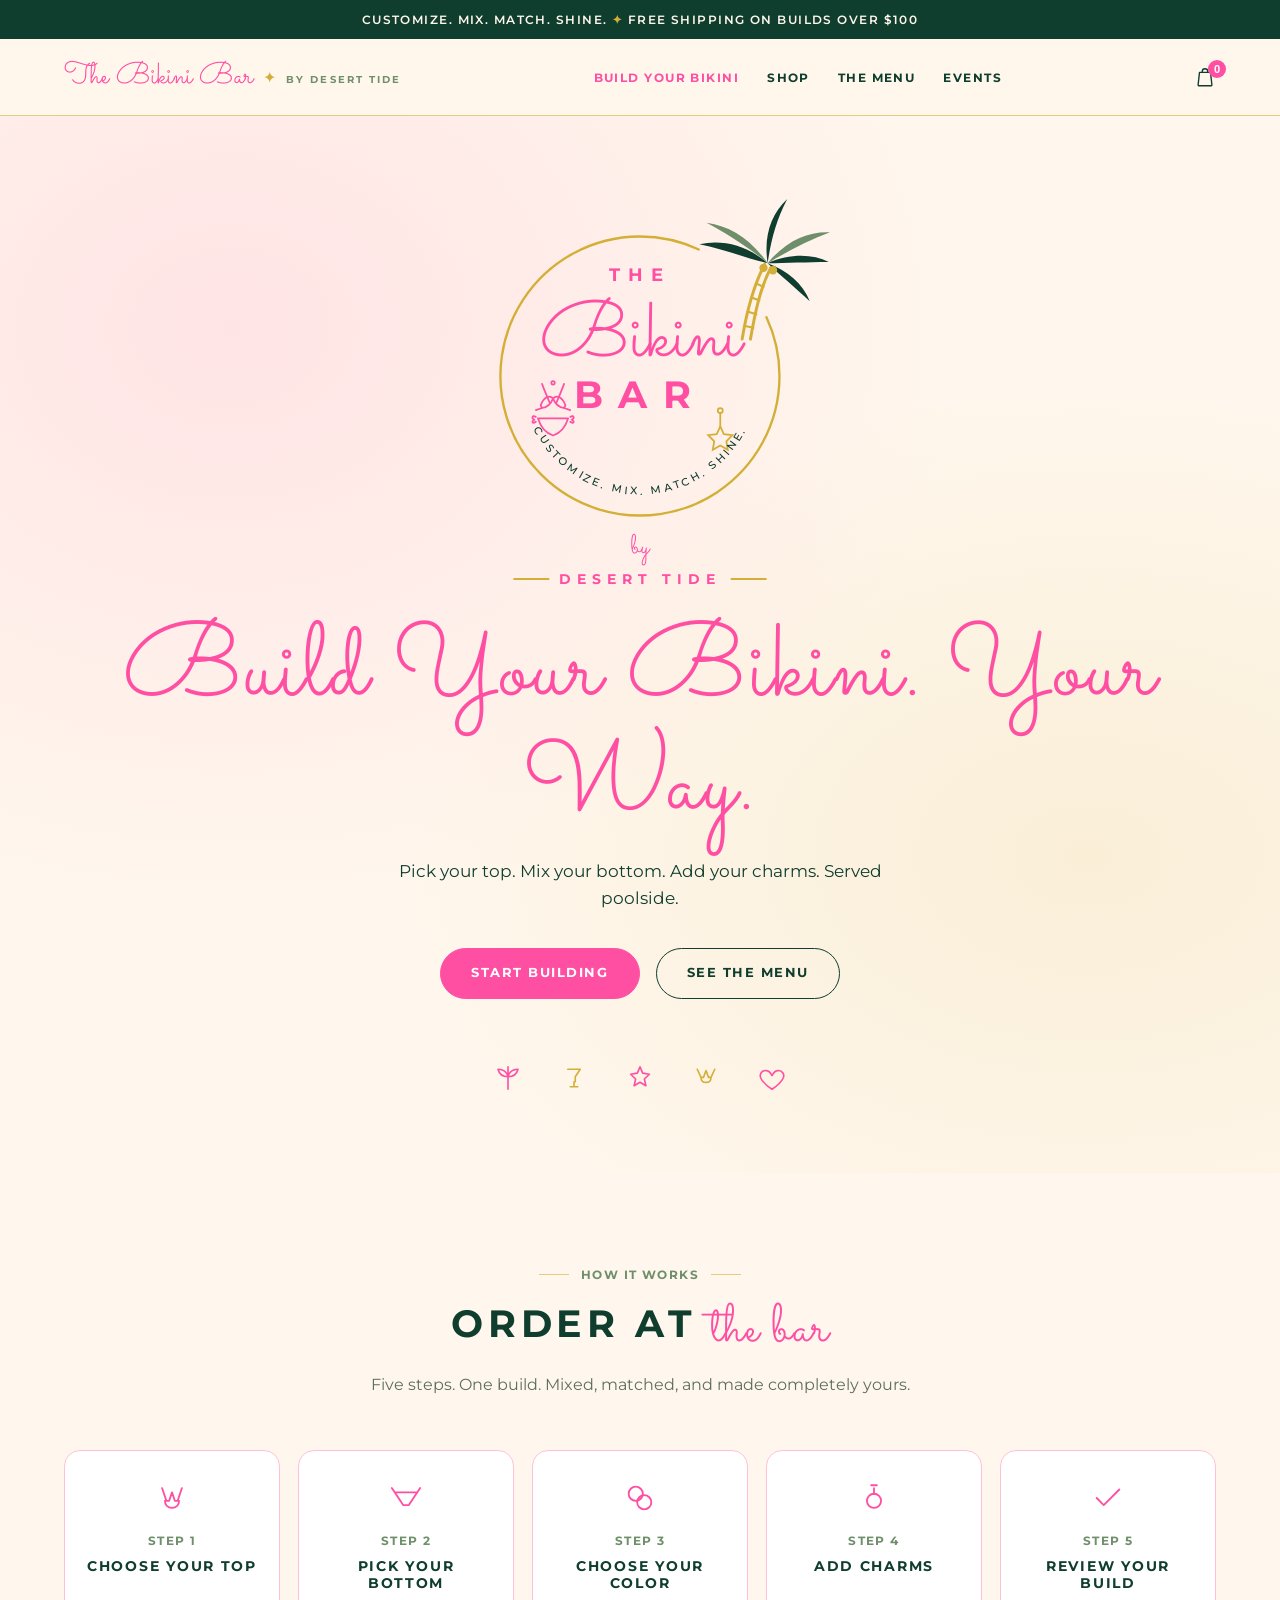
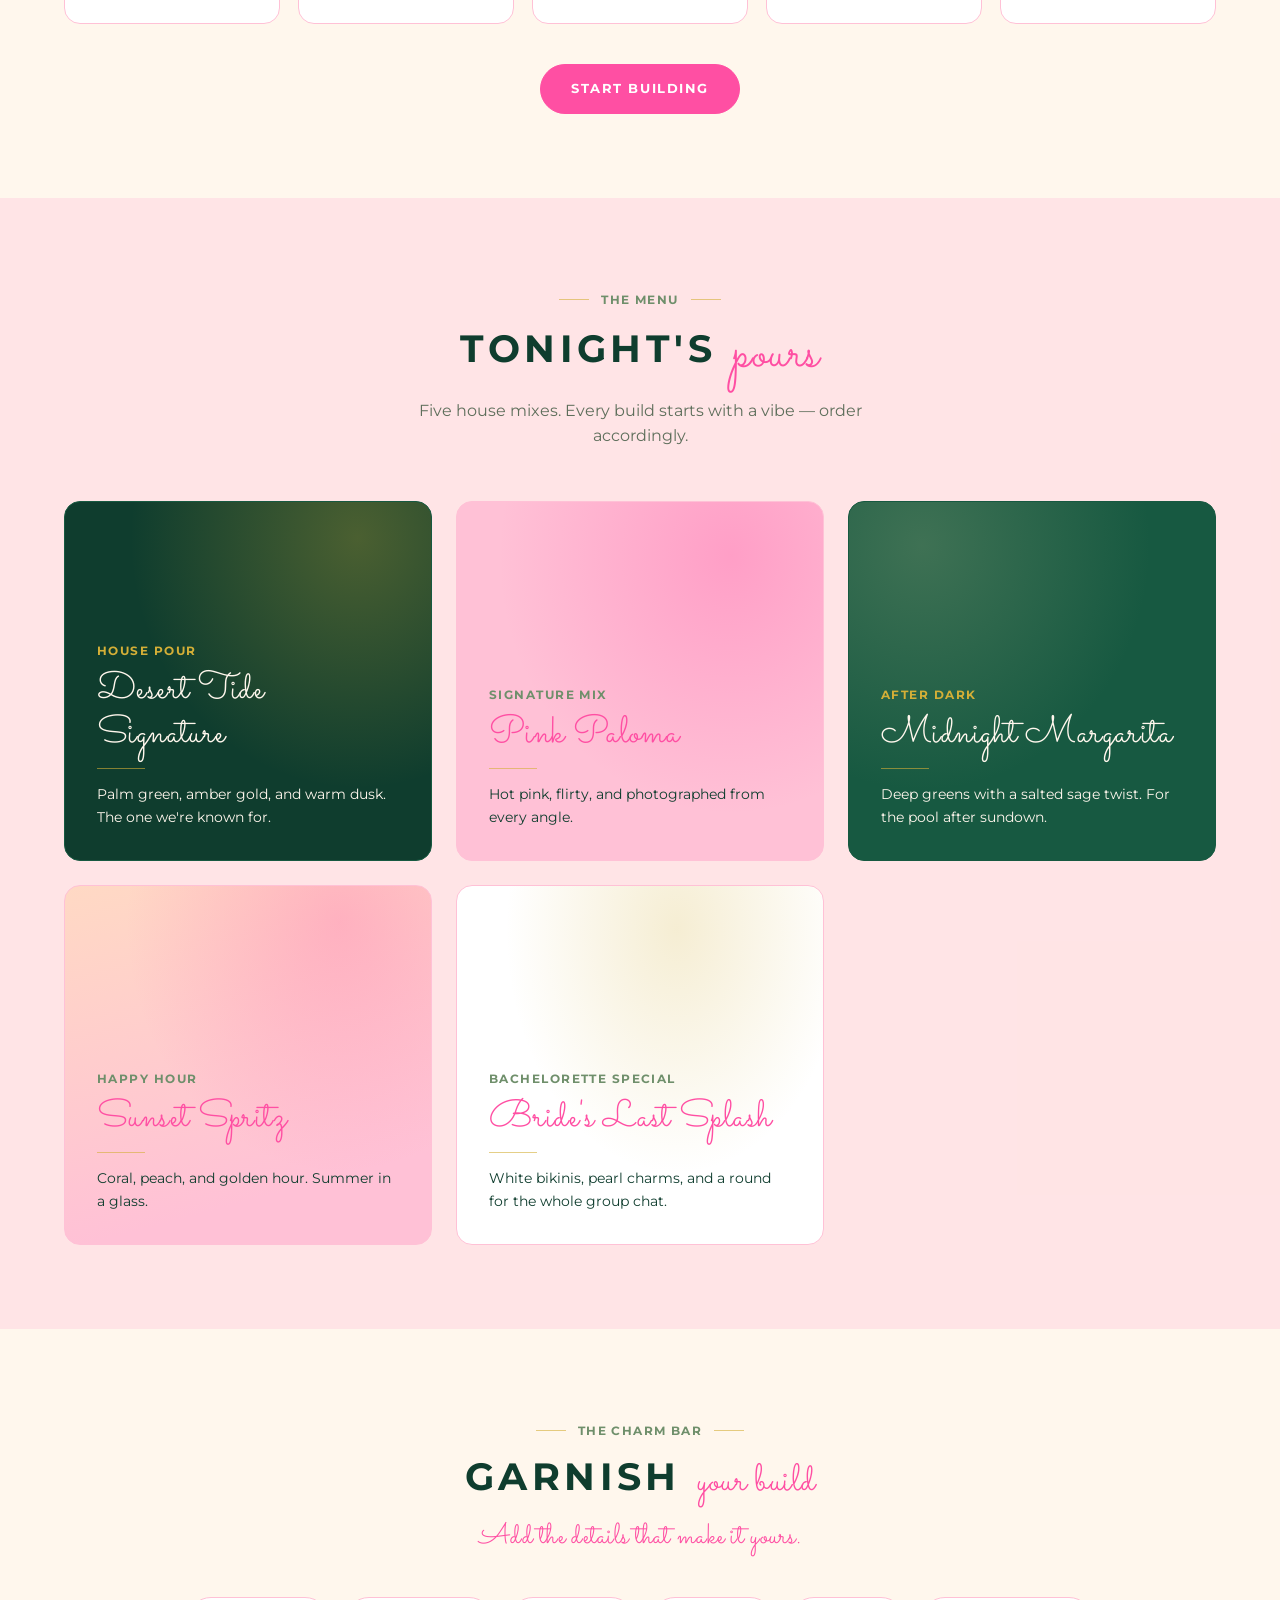
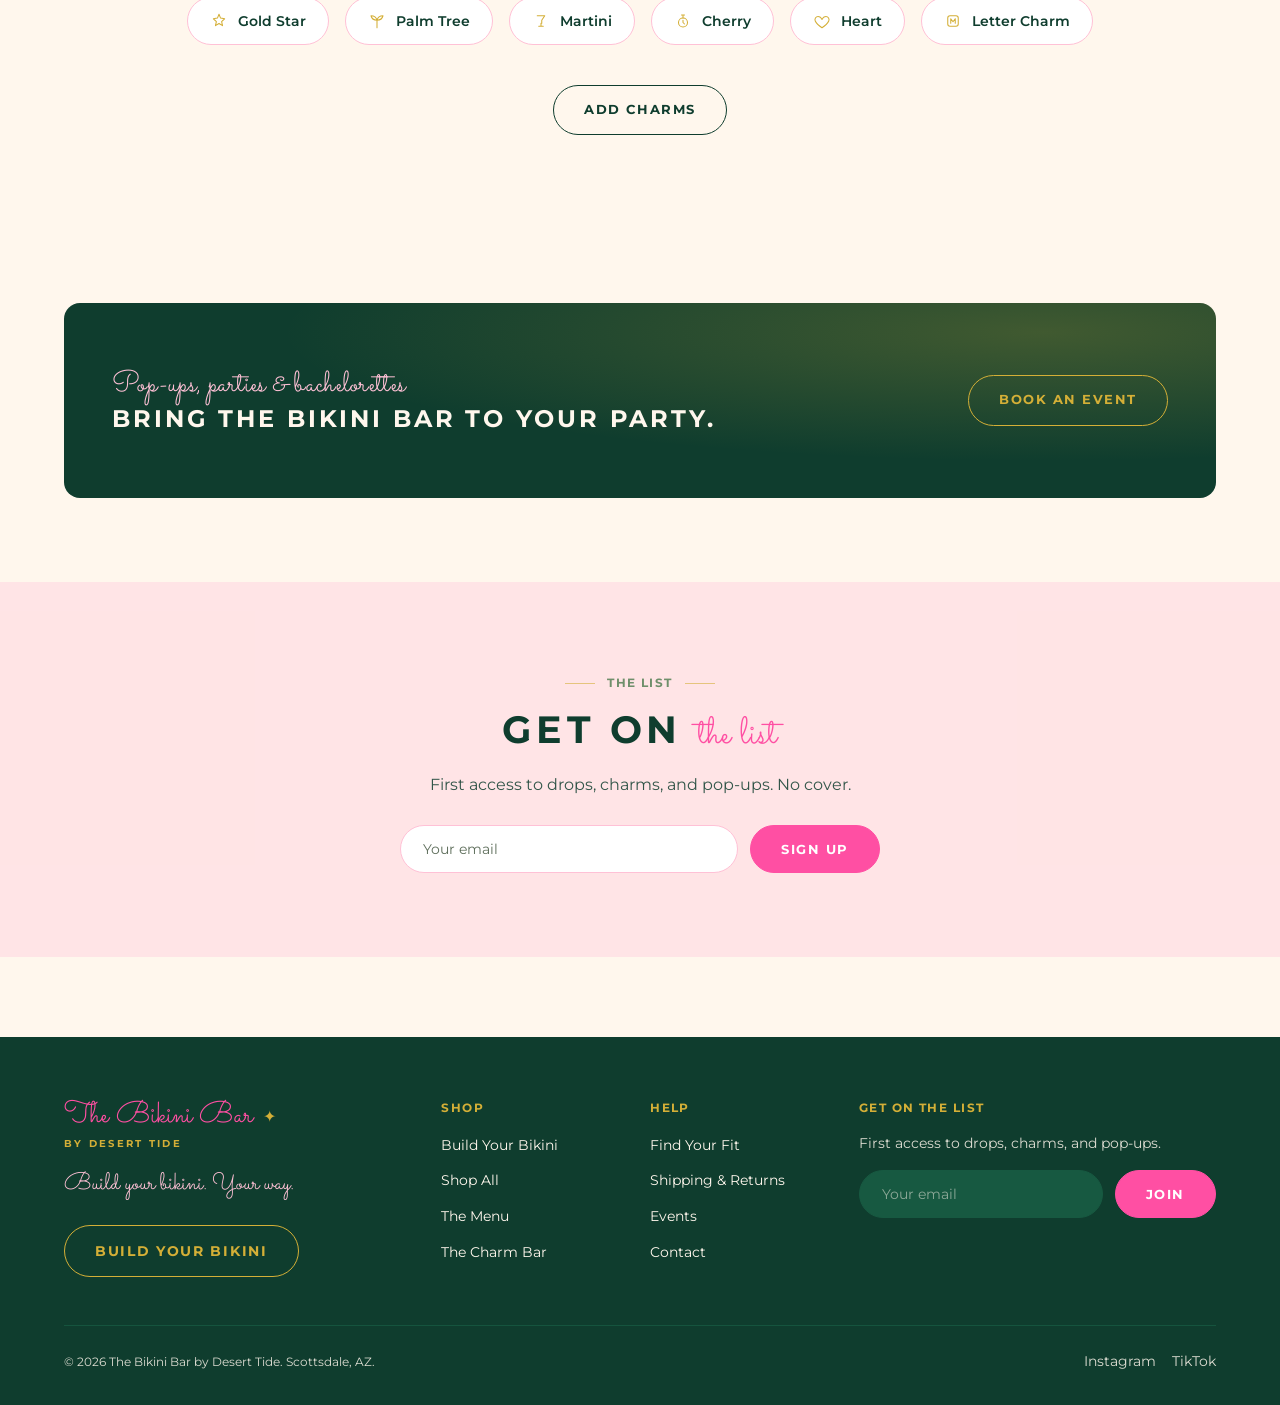
<file: index.html>
<!DOCTYPE html>
<html lang="en">
<head>
  <meta charset="UTF-8" />
  <meta name="viewport" content="width=device-width, initial-scale=1.0" />
  <title>The Bikini Bar by Desert Tide — Build Your Bikini</title>
  <meta name="description" content="The Bikini Bar by Desert Tide. Customize. Mix. Match. Shine. Build your bikini your way — tops, bottoms, colors, and charms, served poolside." />
  <link rel="preconnect" href="https://fonts.googleapis.com" />
  <link rel="preconnect" href="https://fonts.gstatic.com" crossorigin />
  <link href="https://fonts.googleapis.com/css2?family=Sacramento&family=Montserrat:wght@400;500;600;700&display=swap" rel="stylesheet" />
  <link rel="icon" type="image/svg+xml" href="assets/logo-primary.svg" />
  <link rel="stylesheet" href="css/styles.css" />
</head>
<body>

  <div class="announcement-bar">Customize. Mix. Match. Shine. <span class="gold">&#10022;</span> Free shipping on builds over $100</div>

  <header class="site-header">
    <div class="container">
      <a class="logo" href="index.html">The Bikini Bar <span class="charm">&#10022;</span> <span class="byline">by Desert Tide</span></a>
      <nav class="main-nav">
        <a class="nav-cta" href="builder.html">Build Your Bikini</a>
        <a href="shop.html">Shop</a>
        <a href="index.html#collections">The Menu</a>
        <a href="events.html">Events</a>
      </nav>
      <div class="header-actions">
        <button class="cart-button" aria-label="Open your tab">
          <svg width="22" height="22" viewBox="0 0 24 24" fill="none" stroke="currentColor" stroke-width="1.5" stroke-linecap="round" stroke-linejoin="round"><path d="M6 7h12l1.5 13.5a1 1 0 0 1-1 1.1H5.5a1 1 0 0 1-1-1.1L6 7z"/><path d="M9 7V6a3 3 0 0 1 6 0v1"/></svg>
          <span class="cart-count">0</span>
        </button>
        <button class="menu-toggle" aria-label="Open menu">
          <svg width="22" height="22" viewBox="0 0 24 24" fill="none" stroke="currentColor" stroke-width="1.5" stroke-linecap="round"><path d="M4 7h16M4 12h16M4 17h16"/></svg>
        </button>
      </div>
    </div>
  </header>

  <!-- Hero — the primary lockup -->
  <section class="hero">
    <div class="container">
      <div class="hero-logo" aria-label="The Bikini Bar by Desert Tide — Customize. Mix. Match. Shine.">
        <svg xmlns="http://www.w3.org/2000/svg" viewBox="0 0 640 720">
          <defs>
            <style>
              .lg-script { font-family: 'Selima','Sacramento',cursive; fill:#FF4FA3; }
              .lg-caps   { font-family: 'Montserrat',sans-serif; font-weight:700; fill:#FF4FA3; }
              .lg-tag    { font-family: 'Montserrat',sans-serif; font-weight:500; fill:#0F3D2E; }
              .lg-gold   { stroke:#D4AF37; fill:none; stroke-linecap:round; }
              .lg-pinkln { stroke:#FF4FA3; fill:none; stroke-linecap:round; stroke-linejoin:round; }
            </style>
            <path id="tagArc" d="M 139 415 A 200 200 0 0 0 501 415" fill="none"/>
          </defs>
          <path class="lg-gold" stroke-width="4" d="M 419 117 A 235 235 0 1 0 533 231" />
          <g stroke-width="5" stroke-linecap="round" stroke-linejoin="round" fill="none">
            <path d="M 492 268 C 500 220 510 180 530 142" stroke="#D4AF37"/>
            <path d="M 506 268 C 514 222 522 184 540 148" stroke="#D4AF37"/>
            <line x1="497" y1="246" x2="511" y2="249" stroke="#D4AF37" stroke-width="3.5"/>
            <line x1="502" y1="222" x2="516" y2="226" stroke="#D4AF37" stroke-width="3.5"/>
            <line x1="508" y1="198" x2="521" y2="203" stroke="#D4AF37" stroke-width="3.5"/>
            <line x1="515" y1="174" x2="528" y2="180" stroke="#D4AF37" stroke-width="3.5"/>
            <path d="M 535 140 C 500 110 460 100 420 108 C 462 116 498 132 535 140 Z" fill="#0F3D2E" stroke="none"/>
            <path d="M 535 140 C 505 98 472 78 432 72 C 470 92 506 116 535 140 Z" fill="#6F8F6B" stroke="none"/>
            <path d="M 535 140 C 528 96 540 58 568 32 C 548 70 540 106 535 140 Z" fill="#0F3D2E" stroke="none"/>
            <path d="M 535 140 C 566 102 604 86 640 88 C 602 102 566 122 535 140 Z" fill="#6F8F6B" stroke="none"/>
            <path d="M 535 140 C 572 124 610 124 638 138 C 602 138 566 140 535 140 Z" fill="#0F3D2E" stroke="none"/>
            <path d="M 535 140 C 568 152 594 174 606 204 C 580 180 556 160 535 140 Z" fill="#0F3D2E" stroke="none"/>
            <circle cx="528" cy="148" r="7" fill="#D4AF37" stroke="none"/>
            <circle cx="544" cy="152" r="7" fill="#D4AF37" stroke="none"/>
          </g>
          <text class="lg-caps" x="320" y="170" font-size="30" letter-spacing="14" text-anchor="middle">THE</text>
          <text class="lg-script" x="320" y="295" font-size="132" text-anchor="middle">Bikini</text>
          <text class="lg-caps" x="320" y="384" font-size="64" letter-spacing="26" text-anchor="middle">BAR</text>
          <g class="lg-pinkln" stroke-width="5" transform="translate(68,94) scale(0.58)">
            <path d="M 150 430 C 158 452 166 470 172 484"/>
            <path d="M 214 430 C 206 452 198 470 192 484"/>
            <circle cx="182" cy="427" r="5"/>
            <path d="M 146 492 C 154 470 170 460 182 472 C 176 488 164 498 150 500 Z"/>
            <path d="M 218 492 C 210 470 194 460 182 472 C 188 488 200 498 214 500 Z"/>
            <path d="M 150 500 L 132 506"/>
            <path d="M 214 500 L 232 506"/>
            <path d="M 138 530 L 226 530 C 218 556 200 574 182 580 C 164 574 146 556 138 530 Z"/>
            <path d="M 132 526 C 122 518 118 530 128 534 C 118 538 122 548 132 540"/>
            <path d="M 232 526 C 242 518 246 530 236 534 C 246 538 242 548 232 540"/>
          </g>
          <g class="lg-gold" stroke-width="5" transform="translate(184,140) scale(0.6)">
            <path d="M 452 420 C 452 436 452 448 452 458"/>
            <circle cx="452" cy="414" r="7"/>
            <path d="M 452 458 L 462 480 L 486 483 L 469 500 L 473 524 L 452 512 L 431 524 L 435 500 L 418 483 L 442 480 Z"/>
          </g>
          <text class="lg-tag" font-size="18" letter-spacing="4.5">
            <textPath href="#tagArc" startOffset="50%" text-anchor="middle">CUSTOMIZE. MIX. MATCH. SHINE.</textPath>
          </text>
          <text class="lg-script" x="320" y="628" font-size="46" text-anchor="middle">by</text>
          <line class="lg-gold" x1="108" y1="672" x2="166" y2="672" stroke-width="3"/>
          <text class="lg-caps" x="320" y="680" font-size="24" letter-spacing="10" text-anchor="middle">DESERT TIDE</text>
          <line class="lg-gold" x1="474" y1="672" x2="532" y2="672" stroke-width="3"/>
        </svg>
      </div>
      <h1>Build Your Bikini. Your Way.</h1>
      <p class="subheadline">Pick your top. Mix your bottom. Add your charms. Served poolside.</p>
      <div class="hero-buttons">
        <a class="button-primary" href="builder.html">Start Building</a>
        <a class="button-secondary" href="index.html#collections">See the Menu</a>
      </div>
      <div class="hero-charms" aria-hidden="true">
        <svg width="30" height="30" viewBox="0 0 24 24" fill="none" stroke="currentColor" stroke-width="1.3" stroke-linecap="round" stroke-linejoin="round"><path d="M12 21V11M12 11c-1-4-4-6-8-6 1 4 4 6 8 6zM12 11c1-4 4-6 8-6-1 4-4 6-8 6zM12 11c0-4 0-6 0-8"/></svg>
        <svg width="30" height="30" viewBox="0 0 24 24" fill="none" stroke="currentColor" stroke-width="1.3" stroke-linecap="round" stroke-linejoin="round"><path d="M7 5h10l-4 6v4M9 19h6M12 15v4"/></svg>
        <svg width="30" height="30" viewBox="0 0 24 24" fill="none" stroke="currentColor" stroke-width="1.3" stroke-linecap="round" stroke-linejoin="round"><path d="M12 3l2.1 5.1L19.5 9l-4 3.8 1.2 5.4L12 15.4l-4.7 2.8 1.2-5.4-4-3.8 5.4-.9z"/></svg>
        <svg width="30" height="30" viewBox="0 0 24 24" fill="none" stroke="currentColor" stroke-width="1.3" stroke-linecap="round" stroke-linejoin="round"><path d="M5 5l3 6.5h2L12 6l2 5.5h2L19 5M8 11.5c0 2.5 1.7 4 4 4s4-1.5 4-4"/></svg>
        <svg width="30" height="30" viewBox="0 0 24 24" fill="none" stroke="currentColor" stroke-width="1.3" stroke-linecap="round" stroke-linejoin="round"><path d="M12 21s-7-4.6-9-9c-1.2-2.7.6-6 3.8-6 1.9 0 3.4 1 4.2 2.4l1 1.6 1-1.6C13.8 7 15.3 6 17.2 6c3.2 0 5 3.3 3.8 6-2 4.4-9 9-9 9z"/></svg>
      </div>
    </div>
  </section>

  <!-- How It Works -->
  <section class="section">
    <div class="container">
      <div class="section-header">
        <span class="eyebrow">How It Works</span>
        <h2>Order at <span class="script">the bar</span></h2>
        <p>Five steps. One build. Mixed, matched, and made completely yours.</p>
      </div>
      <div class="steps-strip">
        <div class="step-tile">
          <svg width="34" height="34" viewBox="0 0 24 24" fill="none" stroke="currentColor" stroke-width="1.3" stroke-linecap="round" stroke-linejoin="round"><path d="M5 5l3 9h2l2-6 2 6h2l3-9M7 14c0 3 2 5 5 5s5-2 5-5"/></svg>
          <p class="step-number">Step 1</p>
          <h3>Choose Your Top</h3>
        </div>
        <div class="step-tile">
          <svg width="34" height="34" viewBox="0 0 24 24" fill="none" stroke="currentColor" stroke-width="1.3" stroke-linecap="round" stroke-linejoin="round"><path d="M4 8h16l-6 9h-4L4 8zM4 8L2 5M20 8l2-3"/></svg>
          <p class="step-number">Step 2</p>
          <h3>Pick Your Bottom</h3>
        </div>
        <div class="step-tile">
          <svg width="34" height="34" viewBox="0 0 24 24" fill="none" stroke="currentColor" stroke-width="1.3" stroke-linecap="round" stroke-linejoin="round"><circle cx="9" cy="9" r="5"/><circle cx="15" cy="15" r="5"/></svg>
          <p class="step-number">Step 3</p>
          <h3>Choose Your Color</h3>
        </div>
        <div class="step-tile">
          <svg width="34" height="34" viewBox="0 0 24 24" fill="none" stroke="currentColor" stroke-width="1.3" stroke-linecap="round" stroke-linejoin="round"><circle cx="12" cy="14" r="5"/><path d="M12 9V5M10 3h4"/></svg>
          <p class="step-number">Step 4</p>
          <h3>Add Charms</h3>
        </div>
        <div class="step-tile">
          <svg width="34" height="34" viewBox="0 0 24 24" fill="none" stroke="currentColor" stroke-width="1.3" stroke-linecap="round" stroke-linejoin="round"><path d="M4 12l5 5L20 6"/></svg>
          <p class="step-number">Step 5</p>
          <h3>Review Your Build</h3>
        </div>
      </div>
      <div style="text-align:center; margin-top:40px;">
        <a class="button-primary" href="builder.html">Start Building</a>
      </div>
    </div>
  </section>

  <!-- Collections — The Cocktail Menu -->
  <section class="section ivory" id="collections">
    <div class="container">
      <div class="section-header">
        <span class="eyebrow">The Menu</span>
        <h2>Tonight's <span class="script">pours</span></h2>
        <p>Five house mixes. Every build starts with a vibe — order accordingly.</p>
      </div>
      <div class="collection-grid">
        <a class="collection-tile tile-signature" href="shop.html?collection=signature">
          <p class="tile-label">House Pour</p>
          <h3>Desert Tide Signature</h3>
          <p>Palm green, amber gold, and warm dusk. The one we're known for.</p>
        </a>
        <a class="collection-tile tile-paloma" href="shop.html?collection=paloma">
          <p class="tile-label">Signature Mix</p>
          <h3>Pink Paloma</h3>
          <p>Hot pink, flirty, and photographed from every angle.</p>
        </a>
        <a class="collection-tile tile-margarita" href="shop.html?collection=margarita">
          <p class="tile-label">After Dark</p>
          <h3>Midnight Margarita</h3>
          <p>Deep greens with a salted sage twist. For the pool after sundown.</p>
        </a>
        <a class="collection-tile tile-spritz" href="shop.html?collection=spritz">
          <p class="tile-label">Happy Hour</p>
          <h3>Sunset Spritz</h3>
          <p>Coral, peach, and golden hour. Summer in a glass.</p>
        </a>
        <a class="collection-tile tile-last-splash" href="shop.html?collection=bridal">
          <p class="tile-label">Bachelorette Special</p>
          <h3>Bride's Last Splash</h3>
          <p>White bikinis, pearl charms, and a round for the whole group chat.</p>
        </a>
      </div>
    </div>
  </section>

  <!-- Charm Bar -->
  <section class="section charm-bar-section">
    <div class="container">
      <span class="eyebrow">The Charm Bar</span>
      <h2 style="font-size: var(--font-size-h2); margin: 14px 0;">Garnish <span class="script">your build</span></h2>
      <p class="accent-line">Add the details that make it yours.</p>
      <div class="charm-row">
        <span class="charm-chip"><svg width="18" height="18" viewBox="0 0 24 24" fill="none" stroke="currentColor" stroke-width="1.4" stroke-linecap="round" stroke-linejoin="round"><path d="M12 3l2.1 5.1L19.5 9l-4 3.8 1.2 5.4L12 15.4l-4.7 2.8 1.2-5.4-4-3.8 5.4-.9z"/></svg> Gold Star</span>
        <span class="charm-chip"><svg width="18" height="18" viewBox="0 0 24 24" fill="none" stroke="currentColor" stroke-width="1.4" stroke-linecap="round" stroke-linejoin="round"><path d="M12 21V11M12 11c-1-4-4-6-8-6 1 4 4 6 8 6zM12 11c1-4 4-6 8-6-1 4-4 6-8 6z"/></svg> Palm Tree</span>
        <span class="charm-chip"><svg width="18" height="18" viewBox="0 0 24 24" fill="none" stroke="currentColor" stroke-width="1.4" stroke-linecap="round" stroke-linejoin="round"><path d="M7 5h10l-4 6v4M9 19h6M12 15v4"/></svg> Martini</span>
        <span class="charm-chip"><svg width="18" height="18" viewBox="0 0 24 24" fill="none" stroke="currentColor" stroke-width="1.4" stroke-linecap="round" stroke-linejoin="round"><circle cx="12" cy="14" r="6"/><path d="M12 8V4M14 4h-4M12 11v3l2 2"/></svg> Cherry</span>
        <span class="charm-chip"><svg width="18" height="18" viewBox="0 0 24 24" fill="none" stroke="currentColor" stroke-width="1.4" stroke-linecap="round" stroke-linejoin="round"><path d="M12 21s-7-4.6-9-9c-1.2-2.7.6-6 3.8-6 1.9 0 3.4 1 4.2 2.4l1 1.6 1-1.6C13.8 7 15.3 6 17.2 6c3.2 0 5 3.3 3.8 6-2 4.4-9 9-9 9z"/></svg> Heart</span>
        <span class="charm-chip"><svg width="18" height="18" viewBox="0 0 24 24" fill="none" stroke="currentColor" stroke-width="1.4" stroke-linecap="round" stroke-linejoin="round"><rect x="5" y="5" width="14" height="14" rx="3"/><path d="M9 15V9l3 4 3-4v6"/></svg> Letter Charm</span>
      </div>
      <a class="button-secondary" href="shop.html?collection=charms">Add Charms</a>
    </div>
  </section>

  <!-- Events Banner -->
  <section class="section">
    <div class="container">
      <div class="events-banner">
        <div>
          <p class="accent-line">Pop-ups, parties &amp; bachelorettes</p>
          <h2>Bring The Bikini Bar to your party.</h2>
        </div>
        <a class="button-secondary" href="events.html">Book an Event</a>
      </div>
    </div>
  </section>

  <!-- Email Signup -->
  <section class="section ivory">
    <div class="container" style="text-align:center;">
      <span class="eyebrow">The List</span>
      <h2 style="font-size: var(--font-size-h2); margin: 14px 0;">Get on <span class="script">the list</span></h2>
      <p style="opacity:0.85;">First access to drops, charms, and pop-ups. No cover.</p>
      <form class="signup-form">
        <input type="email" placeholder="Your email" required />
        <button class="button-primary" type="submit">Sign Up</button>
      </form>
    </div>
  </section>

  <!-- Footer -->
  <footer class="footer">
    <div class="container">
      <div class="footer-grid">
        <div>
          <p class="logo">The Bikini Bar <span class="charm">&#10022;</span></p>
          <p class="byline-row">By Desert Tide</p>
          <p class="tagline">Build your bikini. Your way.</p>
          <a class="button-secondary" href="builder.html" style="margin-top:20px;">Build Your Bikini</a>
        </div>
        <div>
          <h4>Shop</h4>
          <ul>
            <li><a href="builder.html">Build Your Bikini</a></li>
            <li><a href="shop.html">Shop All</a></li>
            <li><a href="index.html#collections">The Menu</a></li>
            <li><a href="shop.html?collection=charms">The Charm Bar</a></li>
          </ul>
        </div>
        <div>
          <h4>Help</h4>
          <ul>
            <li><a href="#">Find Your Fit</a></li>
            <li><a href="#">Shipping &amp; Returns</a></li>
            <li><a href="events.html">Events</a></li>
            <li><a href="#">Contact</a></li>
          </ul>
        </div>
        <div>
          <h4>Get on the list</h4>
          <p style="font-size: var(--font-size-small); opacity: 0.85;">First access to drops, charms, and pop-ups.</p>
          <form class="signup-form" style="margin-top: 16px;">
            <input type="email" placeholder="Your email" required />
            <button class="button-primary" type="submit">Join</button>
          </form>
        </div>
      </div>
      <div class="footer-bottom">
        <p>&copy; 2026 The Bikini Bar by Desert Tide. Scottsdale, AZ.</p>
        <div class="social-links">
          <a href="#">Instagram</a>
          <a href="#">TikTok</a>
        </div>
      </div>
    </div>
  </footer>

  <!-- Cart Drawer — Your Tab -->
  <div class="cart-overlay"></div>
  <aside class="cart-drawer" aria-label="Your tab">
    <div class="cart-header">
      <h3>Your Tab</h3>
      <button class="cart-close" aria-label="Close tab">&#10005;</button>
    </div>
    <div class="shipping-bar">
      <span class="ship-label">$100.00 away from free shipping</span>
      <div class="track"><div class="fill" style="width:0%"></div></div>
    </div>
    <div class="cart-items"></div>
    <div class="cart-upsell">
      <strong>One more for the road?</strong><br />
      Add charms, ties, or poolside extras before you close out.
    </div>
    <div class="cart-footer">
      <div class="cart-total"><span>Total</span><span class="cart-total-amount">$0.00</span></div>
      <button class="button-primary">Checkout</button>
    </div>
  </aside>

  <script src="js/main.js"></script>
</body>
</html>
</file>
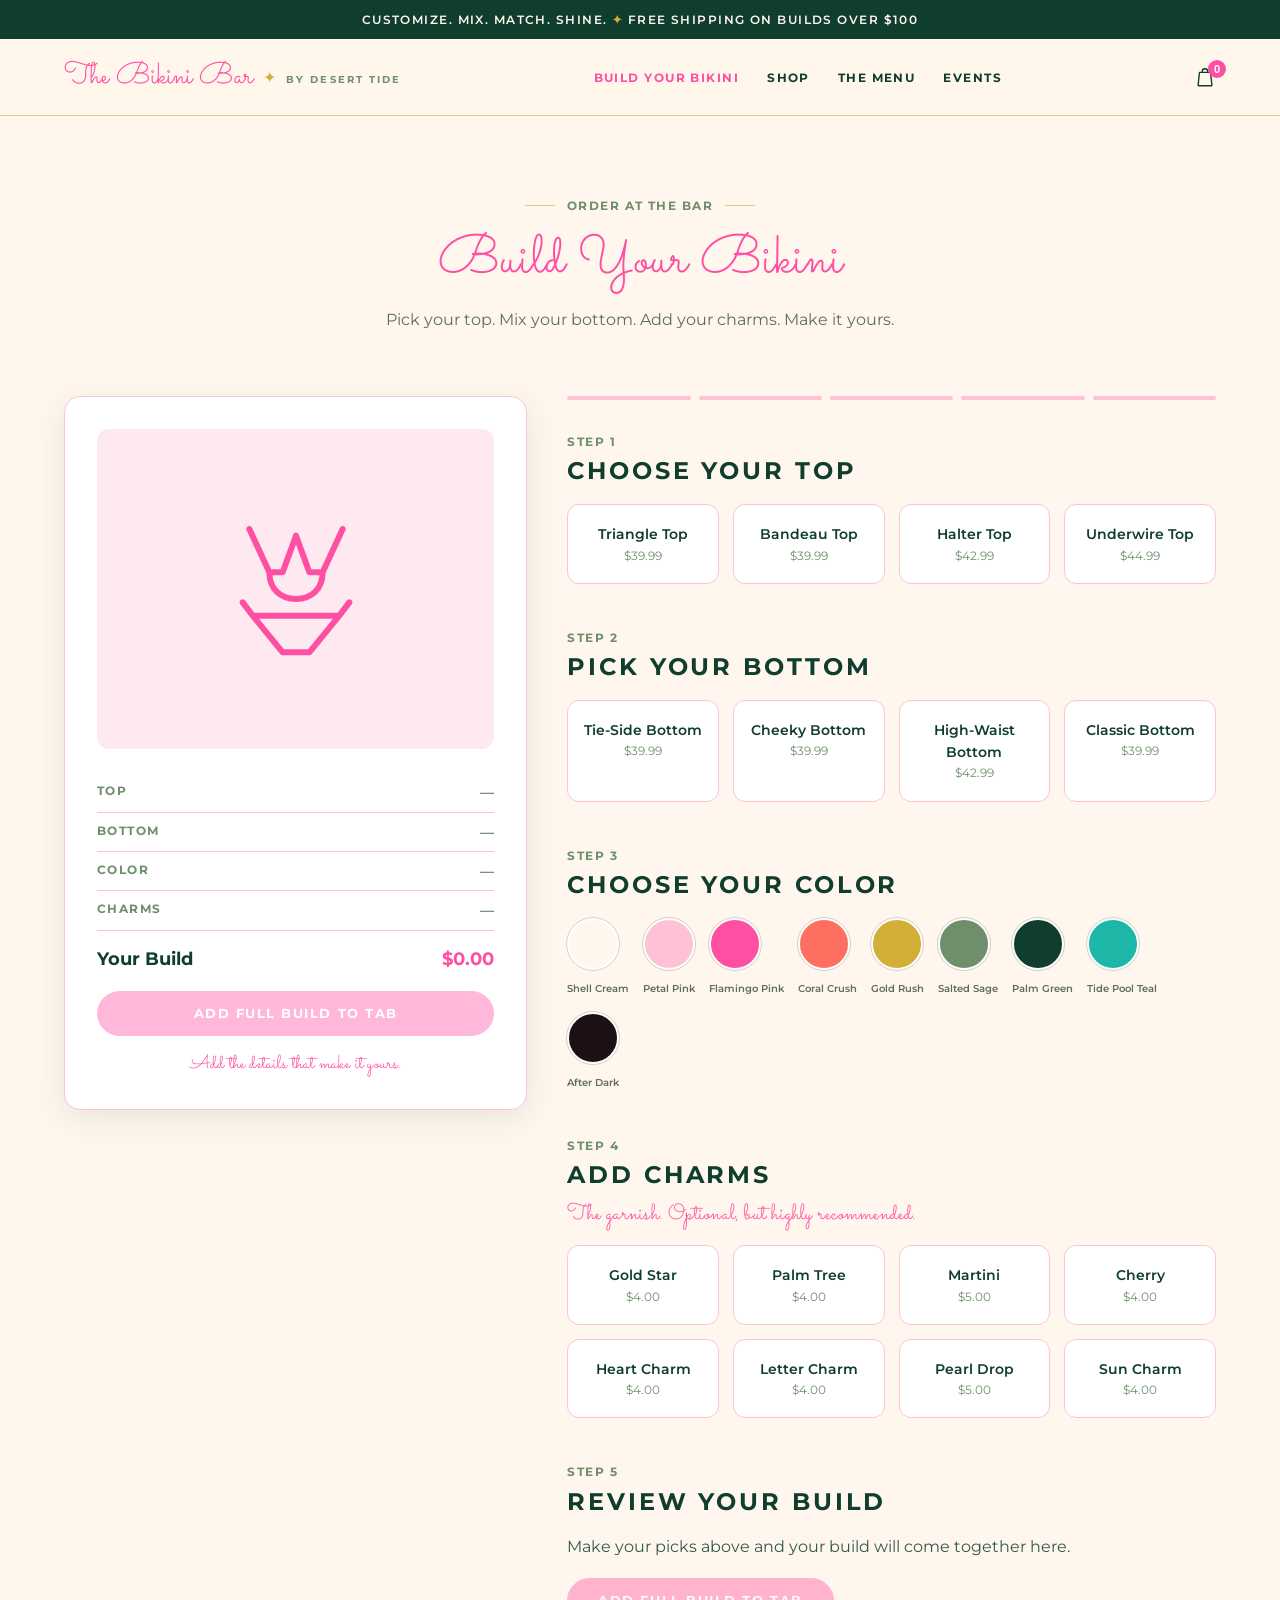
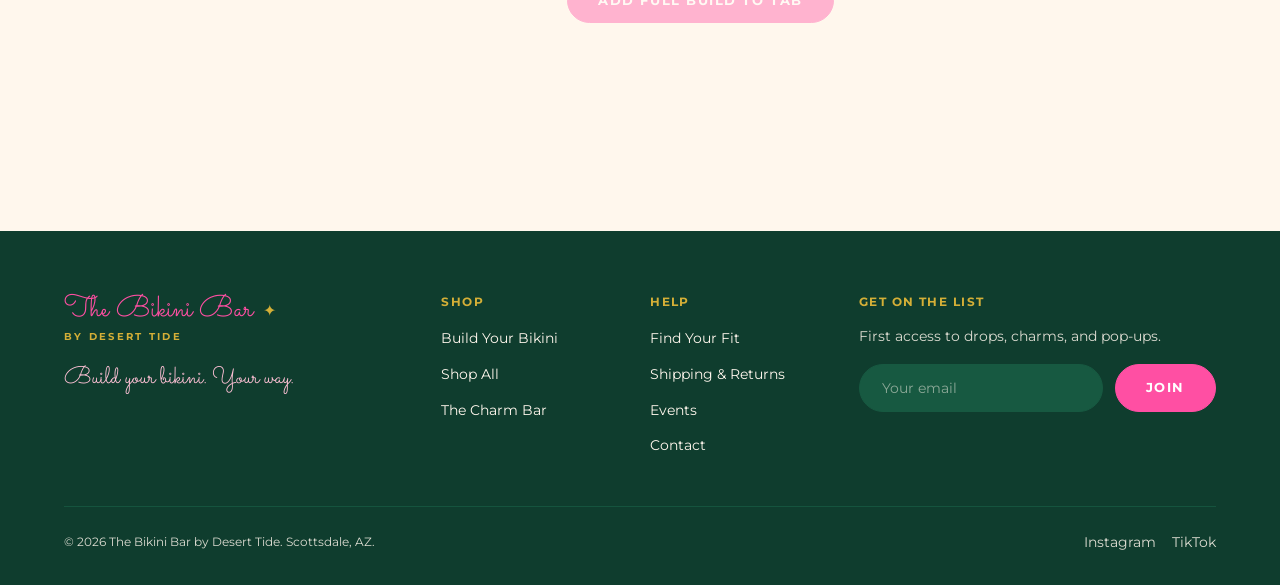
<file: builder.html>
<!DOCTYPE html>
<html lang="en">
<head>
  <meta charset="UTF-8" />
  <meta name="viewport" content="width=device-width, initial-scale=1.0" />
  <title>Build Your Bikini — The Bikini Bar by Desert Tide</title>
  <meta name="description" content="Order at the bar: choose your top, pick your bottom, choose your color, add charms, and review your build." />
  <link rel="preconnect" href="https://fonts.googleapis.com" />
  <link rel="preconnect" href="https://fonts.gstatic.com" crossorigin />
  <link href="https://fonts.googleapis.com/css2?family=Sacramento&family=Montserrat:wght@400;500;600;700&display=swap" rel="stylesheet" />
  <link rel="icon" type="image/svg+xml" href="assets/logo-primary.svg" />
  <link rel="stylesheet" href="css/styles.css" />
</head>
<body class="has-sticky-cta">

  <div class="announcement-bar">Customize. Mix. Match. Shine. <span class="gold">&#10022;</span> Free shipping on builds over $100</div>

  <header class="site-header">
    <div class="container">
      <a class="logo" href="index.html">The Bikini Bar <span class="charm">&#10022;</span> <span class="byline">by Desert Tide</span></a>
      <nav class="main-nav">
        <a class="nav-cta" href="builder.html">Build Your Bikini</a>
        <a href="shop.html">Shop</a>
        <a href="index.html#collections">The Menu</a>
        <a href="events.html">Events</a>
      </nav>
      <div class="header-actions">
        <button class="cart-button" aria-label="Open your tab">
          <svg width="22" height="22" viewBox="0 0 24 24" fill="none" stroke="currentColor" stroke-width="1.5" stroke-linecap="round" stroke-linejoin="round"><path d="M6 7h12l1.5 13.5a1 1 0 0 1-1 1.1H5.5a1 1 0 0 1-1-1.1L6 7z"/><path d="M9 7V6a3 3 0 0 1 6 0v1"/></svg>
          <span class="cart-count">0</span>
        </button>
        <button class="menu-toggle" aria-label="Open menu">
          <svg width="22" height="22" viewBox="0 0 24 24" fill="none" stroke="currentColor" stroke-width="1.5" stroke-linecap="round"><path d="M4 7h16M4 12h16M4 17h16"/></svg>
        </button>
      </div>
    </div>
  </header>

  <section class="page-hero">
    <div class="container">
      <span class="eyebrow">Order at the Bar</span>
      <h1>Build Your Bikini</h1>
      <p>Pick your top. Mix your bottom. Add your charms. Make it yours.</p>
    </div>
  </section>

  <section class="section" style="padding-top: 16px;">
    <div class="container builder-layout">

      <!-- Live Preview -->
      <aside class="builder-preview">
        <div class="preview-stage" id="preview-stage">
          <svg id="preview-icon" width="160" height="160" viewBox="0 0 24 24" fill="none" stroke="#FF4FA3" stroke-width="0.9" stroke-linecap="round" stroke-linejoin="round">
            <path d="M5 3l3 6.5h2L12 4l2 5.5h2L19 3M8 9.5C8 12 9.7 13.5 12 13.5S16 12 16 9.5"/>
            <path d="M5.5 16h13l-4.5 5.5h-4L5.5 16zM5.5 16 4 14M18.5 16l1.5-2"/>
          </svg>
        </div>
        <ul class="build-summary">
          <li><span class="label">Top</span><span id="summary-top">—</span></li>
          <li><span class="label">Bottom</span><span id="summary-bottom">—</span></li>
          <li><span class="label">Color</span><span id="summary-color">—</span></li>
          <li><span class="label">Charms</span><span id="summary-charms">—</span></li>
        </ul>
        <div class="build-total"><span>Your Build</span><span id="build-total">$0.00</span></div>
        <button class="button-primary" id="add-build" style="width:100%; margin-top:18px;" disabled>Add Full Build to Tab</button>
        <p class="accent-line" style="margin-top: 16px; font-size: 1.2rem;">Add the details that make it yours.</p>
      </aside>

      <!-- Steps -->
      <div>
        <div class="progress-bar" id="progress-bar">
          <div class="seg" data-step="top"></div>
          <div class="seg" data-step="bottom"></div>
          <div class="seg" data-step="color"></div>
          <div class="seg" data-step="charms"></div>
          <div class="seg" data-step="review"></div>
        </div>

        <div class="builder-step">
          <p class="step-number">Step 1</p>
          <h2>Choose Your Top</h2>
          <div class="option-grid" id="top-options"></div>
        </div>

        <div class="builder-step">
          <p class="step-number">Step 2</p>
          <h2>Pick Your Bottom</h2>
          <div class="option-grid" id="bottom-options"></div>
        </div>

        <div class="builder-step">
          <p class="step-number">Step 3</p>
          <h2>Choose Your Color</h2>
          <div class="color-swatch-grid" id="color-options"></div>
        </div>

        <div class="builder-step">
          <p class="step-number">Step 4</p>
          <h2>Add Charms</h2>
          <p class="accent-line" style="margin: -8px 0 16px;">The garnish. Optional, but highly recommended.</p>
          <div class="option-grid" id="charm-options"></div>
        </div>

        <div class="builder-step">
          <p class="step-number">Step 5</p>
          <h2>Review Your Build</h2>
          <p id="review-text" style="margin-bottom: 18px; opacity: 0.85;">Make your picks above and your build will come together here.</p>
          <button class="button-primary" id="add-build-bottom" disabled>Add Full Build to Tab</button>
        </div>
      </div>

    </div>
  </section>

  <!-- Sticky mobile CTA -->
  <div class="sticky-cta">
    <span class="sticky-total" id="sticky-total">$0.00</span>
    <button class="button-primary" id="add-build-sticky" disabled>Add Full Build to Tab</button>
  </div>

  <!-- Footer -->
  <footer class="footer">
    <div class="container">
      <div class="footer-grid">
        <div>
          <p class="logo">The Bikini Bar <span class="charm">&#10022;</span></p>
          <p class="byline-row">By Desert Tide</p>
          <p class="tagline">Build your bikini. Your way.</p>
        </div>
        <div>
          <h4>Shop</h4>
          <ul>
            <li><a href="builder.html">Build Your Bikini</a></li>
            <li><a href="shop.html">Shop All</a></li>
            <li><a href="shop.html?collection=charms">The Charm Bar</a></li>
          </ul>
        </div>
        <div>
          <h4>Help</h4>
          <ul>
            <li><a href="#">Find Your Fit</a></li>
            <li><a href="#">Shipping &amp; Returns</a></li>
            <li><a href="events.html">Events</a></li>
            <li><a href="#">Contact</a></li>
          </ul>
        </div>
        <div>
          <h4>Get on the list</h4>
          <p style="font-size: var(--font-size-small); opacity: 0.85;">First access to drops, charms, and pop-ups.</p>
          <form class="signup-form" style="margin-top: 16px;">
            <input type="email" placeholder="Your email" required />
            <button class="button-primary" type="submit">Join</button>
          </form>
        </div>
      </div>
      <div class="footer-bottom">
        <p>&copy; 2026 The Bikini Bar by Desert Tide. Scottsdale, AZ.</p>
        <div class="social-links">
          <a href="#">Instagram</a>
          <a href="#">TikTok</a>
        </div>
      </div>
    </div>
  </footer>

  <!-- Cart Drawer — Your Tab -->
  <div class="cart-overlay"></div>
  <aside class="cart-drawer" aria-label="Your tab">
    <div class="cart-header">
      <h3>Your Tab</h3>
      <button class="cart-close" aria-label="Close tab">&#10005;</button>
    </div>
    <div class="shipping-bar">
      <span class="ship-label">$100.00 away from free shipping</span>
      <div class="track"><div class="fill" style="width:0%"></div></div>
    </div>
    <div class="cart-items"></div>
    <div class="cart-upsell">
      <strong>One more for the road?</strong><br />
      Add charms, ties, or poolside extras before you close out.
    </div>
    <div class="cart-footer">
      <div class="cart-total"><span>Total</span><span class="cart-total-amount">$0.00</span></div>
      <button class="button-primary">Checkout</button>
    </div>
  </aside>

  <script src="js/main.js"></script>
  <script src="js/builder.js"></script>
</body>
</html>
</file>
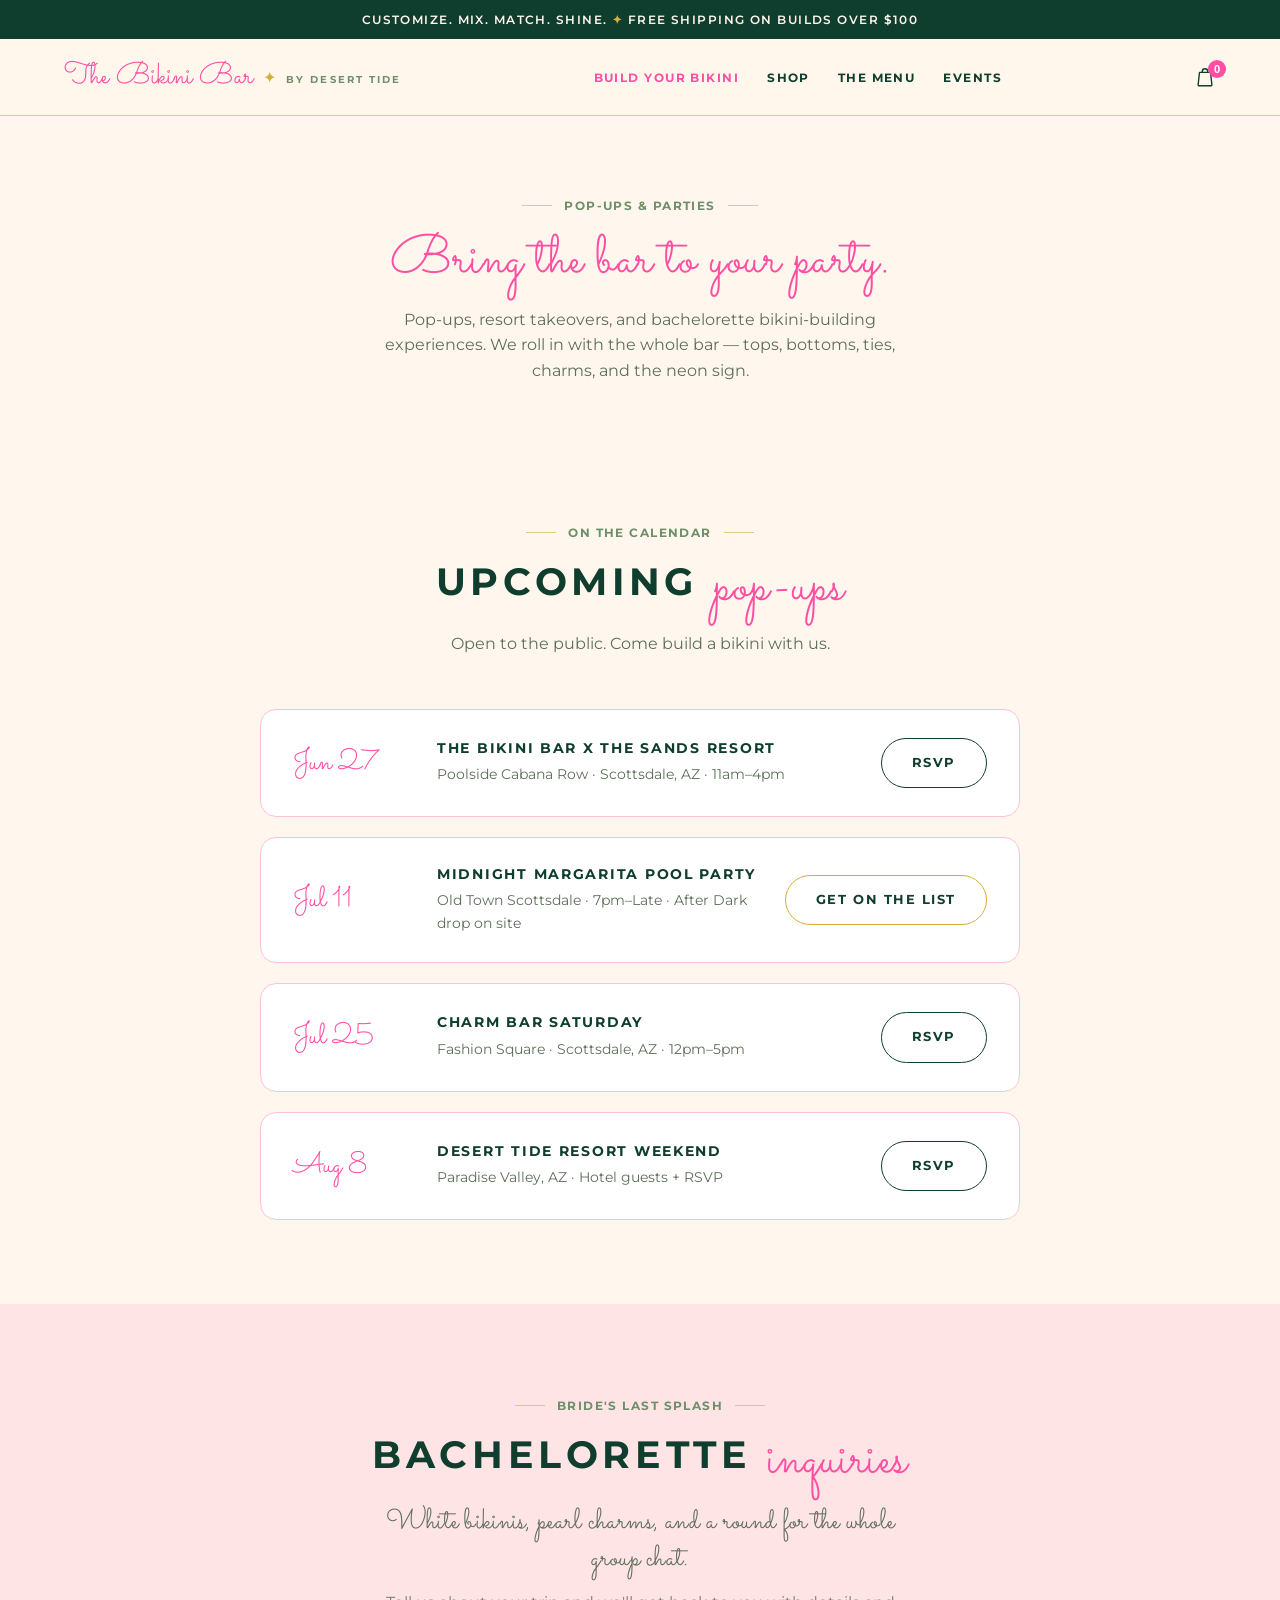
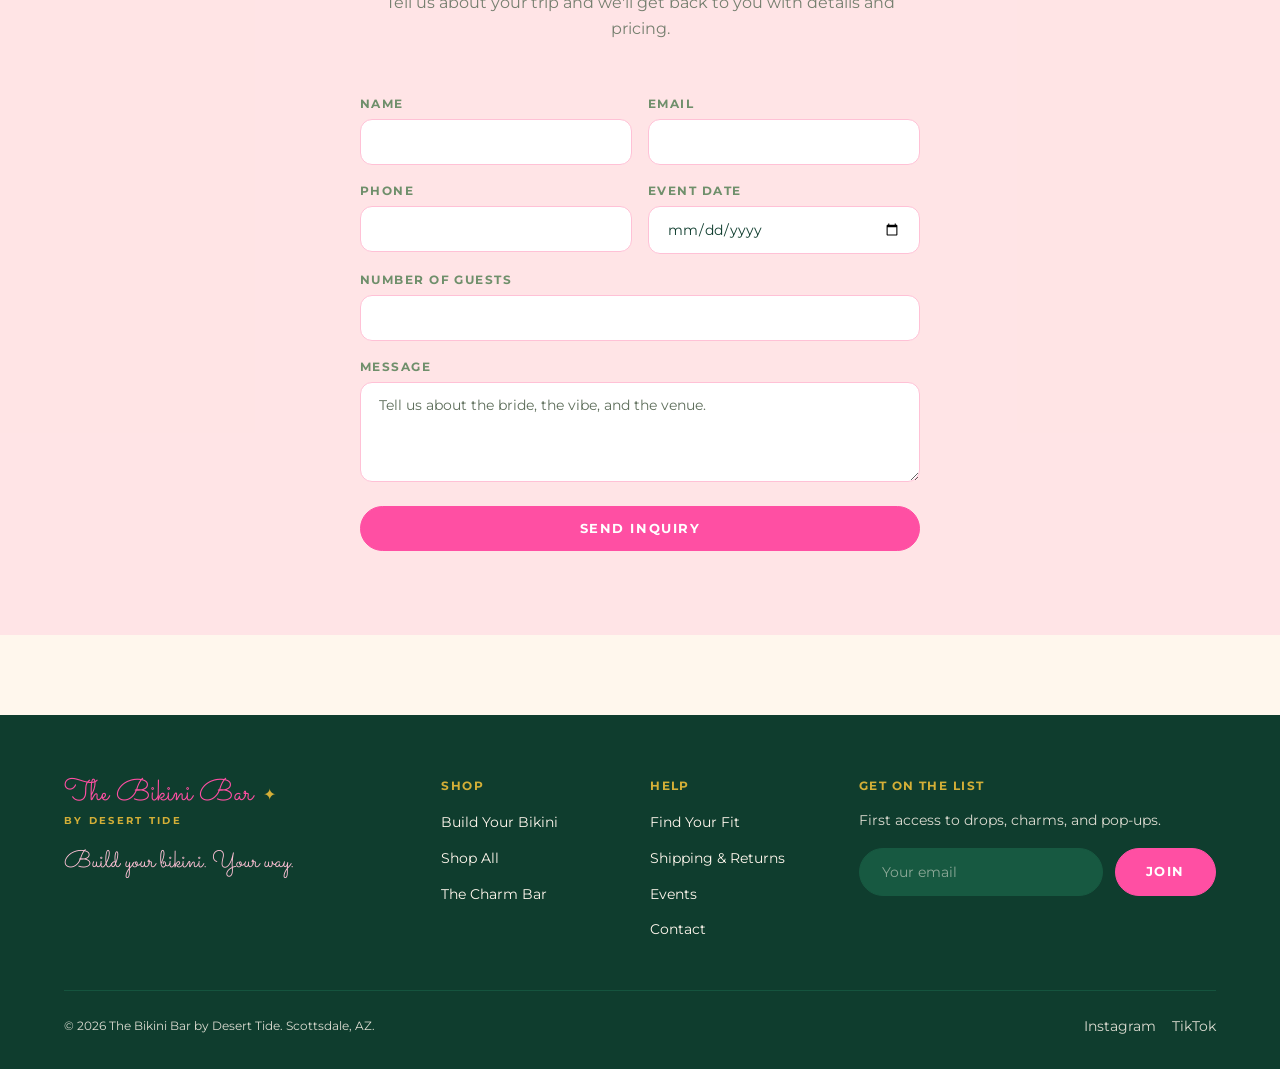
<file: events.html>
<!DOCTYPE html>
<html lang="en">
<head>
  <meta charset="UTF-8" />
  <meta name="viewport" content="width=device-width, initial-scale=1.0" />
  <title>Events &amp; Pop-Ups — The Bikini Bar by Desert Tide</title>
  <meta name="description" content="Bring The Bikini Bar to your party. Pop-ups, resort takeovers, and bachelorette bikini-building experiences in Scottsdale and beyond." />
  <link rel="preconnect" href="https://fonts.googleapis.com" />
  <link rel="preconnect" href="https://fonts.gstatic.com" crossorigin />
  <link href="https://fonts.googleapis.com/css2?family=Sacramento&family=Montserrat:wght@400;500;600;700&display=swap" rel="stylesheet" />
  <link rel="icon" type="image/svg+xml" href="assets/logo-primary.svg" />
  <link rel="stylesheet" href="css/styles.css" />
</head>
<body>

  <div class="announcement-bar">Customize. Mix. Match. Shine. <span class="gold">&#10022;</span> Free shipping on builds over $100</div>

  <header class="site-header">
    <div class="container">
      <a class="logo" href="index.html">The Bikini Bar <span class="charm">&#10022;</span> <span class="byline">by Desert Tide</span></a>
      <nav class="main-nav">
        <a class="nav-cta" href="builder.html">Build Your Bikini</a>
        <a href="shop.html">Shop</a>
        <a href="index.html#collections">The Menu</a>
        <a href="events.html">Events</a>
      </nav>
      <div class="header-actions">
        <button class="cart-button" aria-label="Open your tab">
          <svg width="22" height="22" viewBox="0 0 24 24" fill="none" stroke="currentColor" stroke-width="1.5" stroke-linecap="round" stroke-linejoin="round"><path d="M6 7h12l1.5 13.5a1 1 0 0 1-1 1.1H5.5a1 1 0 0 1-1-1.1L6 7z"/><path d="M9 7V6a3 3 0 0 1 6 0v1"/></svg>
          <span class="cart-count">0</span>
        </button>
        <button class="menu-toggle" aria-label="Open menu">
          <svg width="22" height="22" viewBox="0 0 24 24" fill="none" stroke="currentColor" stroke-width="1.5" stroke-linecap="round"><path d="M4 7h16M4 12h16M4 17h16"/></svg>
        </button>
      </div>
    </div>
  </header>

  <section class="page-hero">
    <div class="container">
      <span class="eyebrow">Pop-Ups &amp; Parties</span>
      <h1>Bring the bar to your party.</h1>
      <p>Pop-ups, resort takeovers, and bachelorette bikini-building experiences. We roll in with the whole bar — tops, bottoms, ties, charms, and the neon sign.</p>
    </div>
  </section>

  <!-- Upcoming Pop-Ups -->
  <section class="section">
    <div class="container">
      <div class="section-header">
        <span class="eyebrow">On the Calendar</span>
        <h2>Upcoming <span class="script">pop-ups</span></h2>
        <p>Open to the public. Come build a bikini with us.</p>
      </div>
      <div class="event-list">
        <div class="event-card">
          <p class="event-date">Jun 27</p>
          <div class="event-meta">
            <h3>The Bikini Bar x The Sands Resort</h3>
            <p class="event-location">Poolside Cabana Row &middot; Scottsdale, AZ &middot; 11am&ndash;4pm</p>
          </div>
          <a class="button-secondary" href="#">RSVP</a>
        </div>
        <div class="event-card">
          <p class="event-date">Jul 11</p>
          <div class="event-meta">
            <h3>Midnight Margarita Pool Party</h3>
            <p class="event-location">Old Town Scottsdale &middot; 7pm&ndash;Late &middot; After Dark drop on site</p>
          </div>
          <a class="button-campaign" href="#">Get on the List</a>
        </div>
        <div class="event-card">
          <p class="event-date">Jul 25</p>
          <div class="event-meta">
            <h3>Charm Bar Saturday</h3>
            <p class="event-location">Fashion Square &middot; Scottsdale, AZ &middot; 12pm&ndash;5pm</p>
          </div>
          <a class="button-secondary" href="#">RSVP</a>
        </div>
        <div class="event-card">
          <p class="event-date">Aug 8</p>
          <div class="event-meta">
            <h3>Desert Tide Resort Weekend</h3>
            <p class="event-location">Paradise Valley, AZ &middot; Hotel guests + RSVP</p>
          </div>
          <a class="button-secondary" href="#">RSVP</a>
        </div>
      </div>
    </div>
  </section>

  <!-- Bachelorette -->
  <section class="section ivory">
    <div class="container">
      <div class="section-header">
        <span class="eyebrow">Bride's Last Splash</span>
        <h2>Bachelorette <span class="script">inquiries</span></h2>
        <p class="accent-line">White bikinis, pearl charms, and a round for the whole group chat.</p>
        <p style="margin-top: 12px; opacity: 0.85;">Tell us about your trip and we'll get back to you with details and pricing.</p>
      </div>
      <form class="inquiry-form">
        <div class="form-row">
          <div>
            <label for="inq-name">Name</label>
            <input id="inq-name" type="text" required />
          </div>
          <div>
            <label for="inq-email">Email</label>
            <input id="inq-email" type="email" required />
          </div>
        </div>
        <div class="form-row">
          <div>
            <label for="inq-phone">Phone</label>
            <input id="inq-phone" type="tel" />
          </div>
          <div>
            <label for="inq-date">Event Date</label>
            <input id="inq-date" type="date" required />
          </div>
        </div>
        <div>
          <label for="inq-guests">Number of Guests</label>
          <input id="inq-guests" type="number" min="2" required />
        </div>
        <div>
          <label for="inq-message">Message</label>
          <textarea id="inq-message" rows="4" placeholder="Tell us about the bride, the vibe, and the venue."></textarea>
        </div>
        <button class="button-primary" type="submit">Send Inquiry</button>
      </form>
    </div>
  </section>

  <!-- Footer -->
  <footer class="footer">
    <div class="container">
      <div class="footer-grid">
        <div>
          <p class="logo">The Bikini Bar <span class="charm">&#10022;</span></p>
          <p class="byline-row">By Desert Tide</p>
          <p class="tagline">Build your bikini. Your way.</p>
        </div>
        <div>
          <h4>Shop</h4>
          <ul>
            <li><a href="builder.html">Build Your Bikini</a></li>
            <li><a href="shop.html">Shop All</a></li>
            <li><a href="shop.html?collection=charms">The Charm Bar</a></li>
          </ul>
        </div>
        <div>
          <h4>Help</h4>
          <ul>
            <li><a href="#">Find Your Fit</a></li>
            <li><a href="#">Shipping &amp; Returns</a></li>
            <li><a href="events.html">Events</a></li>
            <li><a href="#">Contact</a></li>
          </ul>
        </div>
        <div>
          <h4>Get on the list</h4>
          <p style="font-size: var(--font-size-small); opacity: 0.85;">First access to drops, charms, and pop-ups.</p>
          <form class="signup-form" style="margin-top: 16px;">
            <input type="email" placeholder="Your email" required />
            <button class="button-primary" type="submit">Join</button>
          </form>
        </div>
      </div>
      <div class="footer-bottom">
        <p>&copy; 2026 The Bikini Bar by Desert Tide. Scottsdale, AZ.</p>
        <div class="social-links">
          <a href="#">Instagram</a>
          <a href="#">TikTok</a>
        </div>
      </div>
    </div>
  </footer>

  <!-- Cart Drawer — Your Tab -->
  <div class="cart-overlay"></div>
  <aside class="cart-drawer" aria-label="Your tab">
    <div class="cart-header">
      <h3>Your Tab</h3>
      <button class="cart-close" aria-label="Close tab">&#10005;</button>
    </div>
    <div class="shipping-bar">
      <span class="ship-label">$100.00 away from free shipping</span>
      <div class="track"><div class="fill" style="width:0%"></div></div>
    </div>
    <div class="cart-items"></div>
    <div class="cart-upsell">
      <strong>One more for the road?</strong><br />
      Add charms, ties, or poolside extras before you close out.
    </div>
    <div class="cart-footer">
      <div class="cart-total"><span>Total</span><span class="cart-total-amount">$0.00</span></div>
      <button class="button-primary">Checkout</button>
    </div>
  </aside>

  <script src="js/main.js"></script>
</body>
</html>
</file>
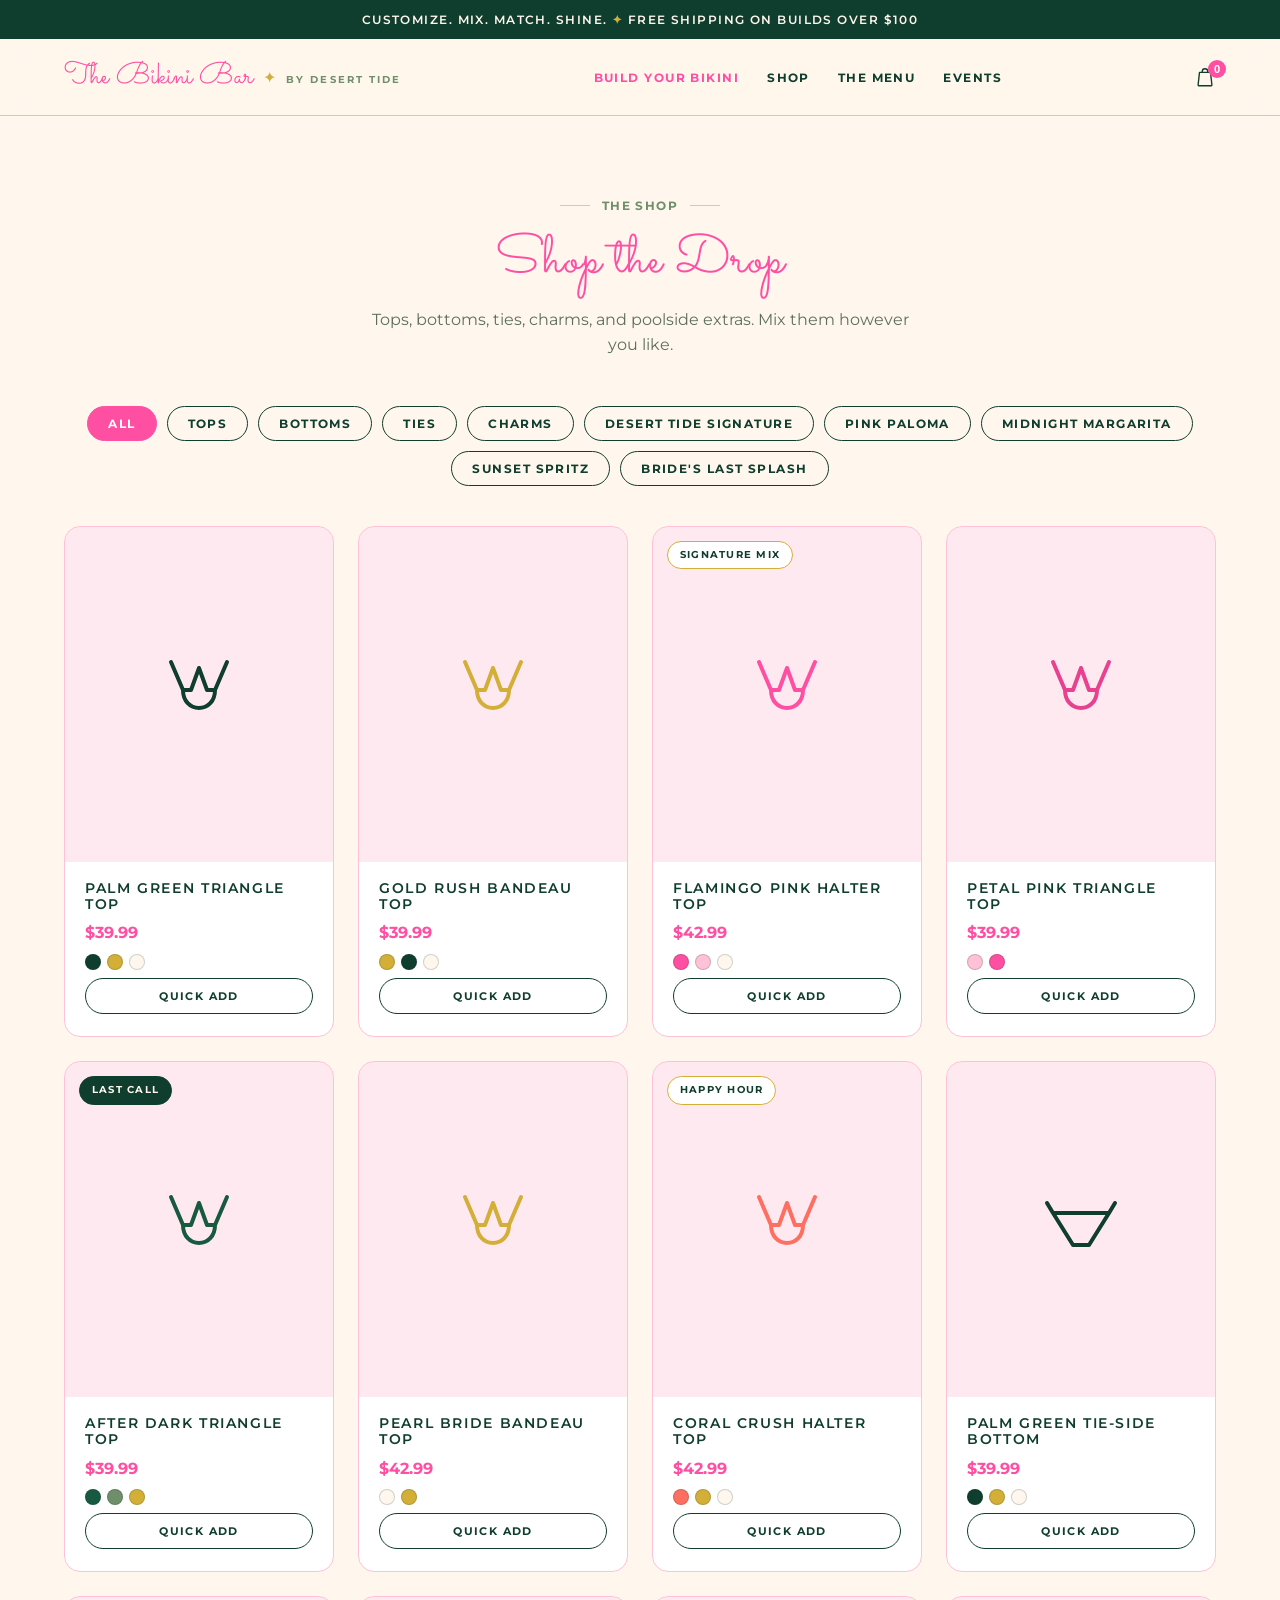
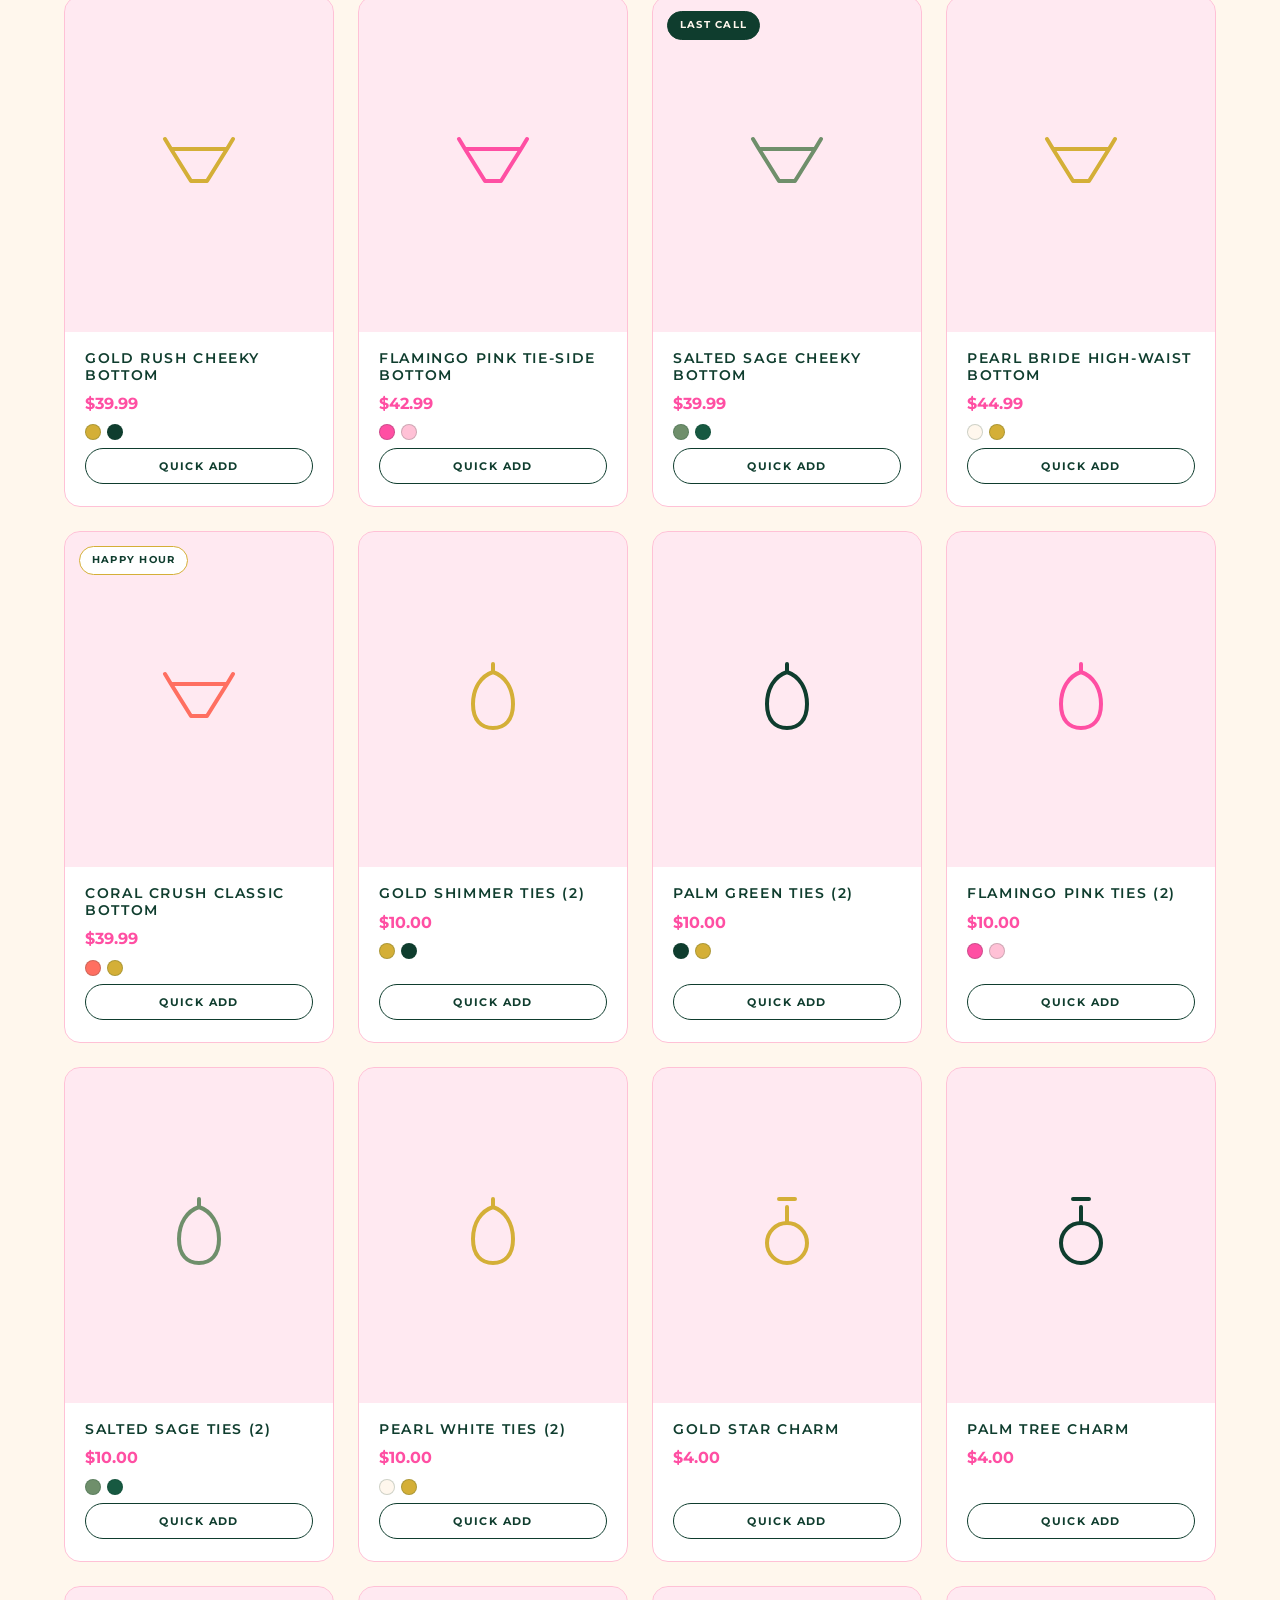
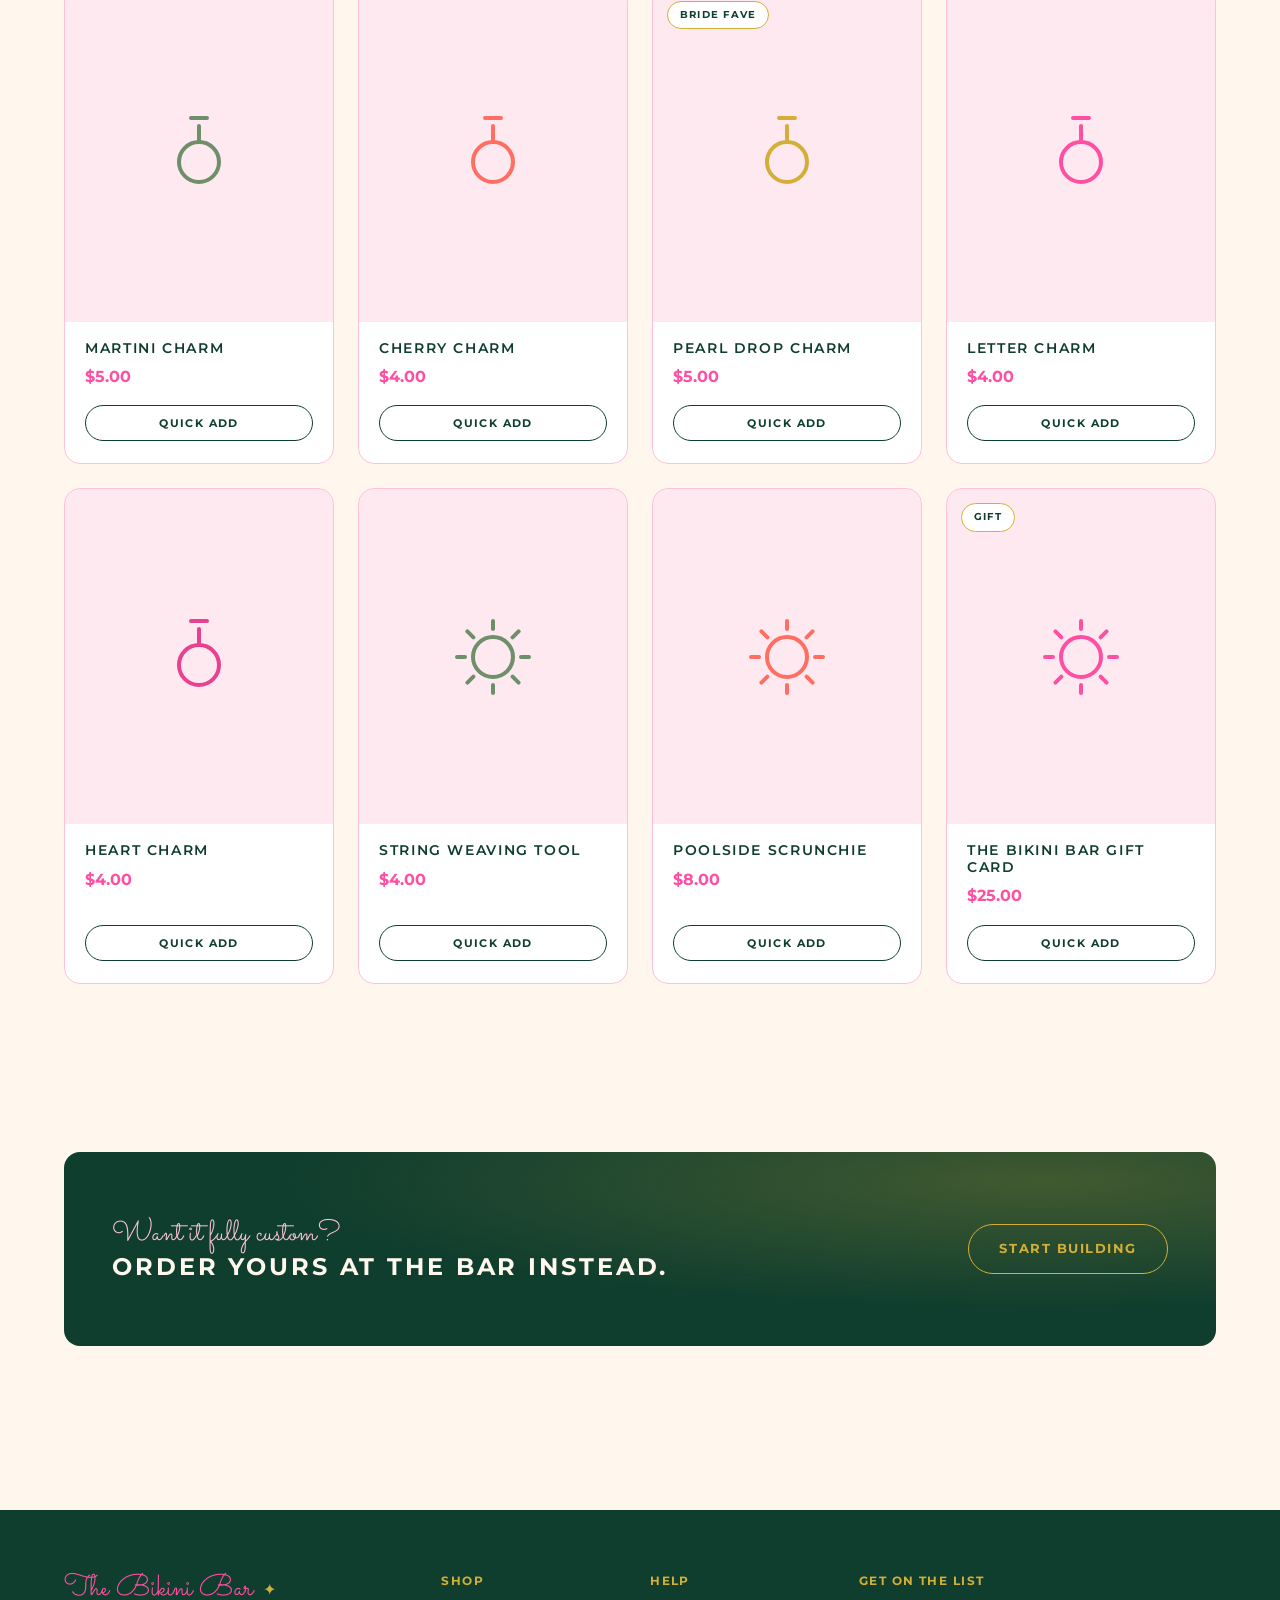
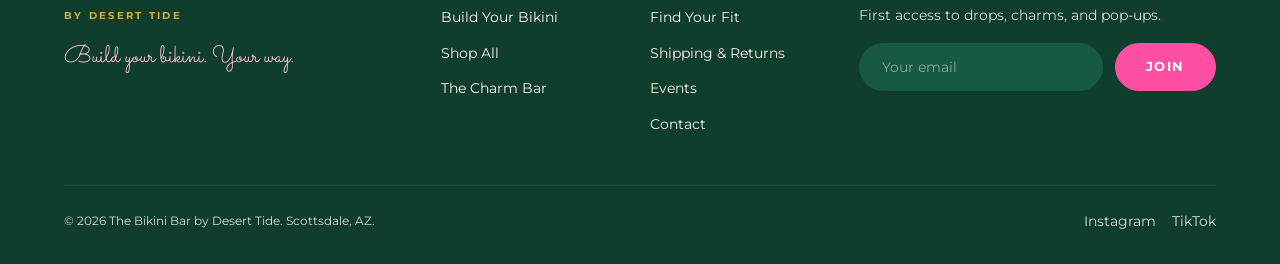
<file: shop.html>
<!DOCTYPE html>
<html lang="en">
<head>
  <meta charset="UTF-8" />
  <meta name="viewport" content="width=device-width, initial-scale=1.0" />
  <title>Shop the Drop — The Bikini Bar by Desert Tide</title>
  <meta name="description" content="Shop tops, bottoms, ties, charms, and poolside extras from The Bikini Bar by Desert Tide." />
  <link rel="preconnect" href="https://fonts.googleapis.com" />
  <link rel="preconnect" href="https://fonts.gstatic.com" crossorigin />
  <link href="https://fonts.googleapis.com/css2?family=Sacramento&family=Montserrat:wght@400;500;600;700&display=swap" rel="stylesheet" />
  <link rel="icon" type="image/svg+xml" href="assets/logo-primary.svg" />
  <link rel="stylesheet" href="css/styles.css" />
</head>
<body>

  <div class="announcement-bar">Customize. Mix. Match. Shine. <span class="gold">&#10022;</span> Free shipping on builds over $100</div>

  <header class="site-header">
    <div class="container">
      <a class="logo" href="index.html">The Bikini Bar <span class="charm">&#10022;</span> <span class="byline">by Desert Tide</span></a>
      <nav class="main-nav">
        <a class="nav-cta" href="builder.html">Build Your Bikini</a>
        <a href="shop.html">Shop</a>
        <a href="index.html#collections">The Menu</a>
        <a href="events.html">Events</a>
      </nav>
      <div class="header-actions">
        <button class="cart-button" aria-label="Open your tab">
          <svg width="22" height="22" viewBox="0 0 24 24" fill="none" stroke="currentColor" stroke-width="1.5" stroke-linecap="round" stroke-linejoin="round"><path d="M6 7h12l1.5 13.5a1 1 0 0 1-1 1.1H5.5a1 1 0 0 1-1-1.1L6 7z"/><path d="M9 7V6a3 3 0 0 1 6 0v1"/></svg>
          <span class="cart-count">0</span>
        </button>
        <button class="menu-toggle" aria-label="Open menu">
          <svg width="22" height="22" viewBox="0 0 24 24" fill="none" stroke="currentColor" stroke-width="1.5" stroke-linecap="round"><path d="M4 7h16M4 12h16M4 17h16"/></svg>
        </button>
      </div>
    </div>
  </header>

  <section class="page-hero">
    <div class="container">
      <span class="eyebrow">The Shop</span>
      <h1>Shop the Drop</h1>
      <p>Tops, bottoms, ties, charms, and poolside extras. Mix them however you like.</p>
    </div>
  </section>

  <section class="section" style="padding-top: 0;">
    <div class="container">
      <div class="filter-row" id="filter-row">
        <button class="filter-chip active" data-filter="all">All</button>
        <button class="filter-chip" data-filter="tops">Tops</button>
        <button class="filter-chip" data-filter="bottoms">Bottoms</button>
        <button class="filter-chip" data-filter="ties">Ties</button>
        <button class="filter-chip" data-filter="charms">Charms</button>
        <button class="filter-chip" data-filter="signature">Desert Tide Signature</button>
        <button class="filter-chip" data-filter="paloma">Pink Paloma</button>
        <button class="filter-chip" data-filter="margarita">Midnight Margarita</button>
        <button class="filter-chip" data-filter="spritz">Sunset Spritz</button>
        <button class="filter-chip" data-filter="bridal">Bride's Last Splash</button>
      </div>
      <div class="product-grid" id="product-grid"></div>
    </div>
  </section>

  <section class="section">
    <div class="container">
      <div class="events-banner">
        <div>
          <p class="accent-line">Want it fully custom?</p>
          <h2>Order yours at the bar instead.</h2>
        </div>
        <a class="button-secondary" href="builder.html">Start Building</a>
      </div>
    </div>
  </section>

  <!-- Footer -->
  <footer class="footer">
    <div class="container">
      <div class="footer-grid">
        <div>
          <p class="logo">The Bikini Bar <span class="charm">&#10022;</span></p>
          <p class="byline-row">By Desert Tide</p>
          <p class="tagline">Build your bikini. Your way.</p>
        </div>
        <div>
          <h4>Shop</h4>
          <ul>
            <li><a href="builder.html">Build Your Bikini</a></li>
            <li><a href="shop.html">Shop All</a></li>
            <li><a href="shop.html?collection=charms">The Charm Bar</a></li>
          </ul>
        </div>
        <div>
          <h4>Help</h4>
          <ul>
            <li><a href="#">Find Your Fit</a></li>
            <li><a href="#">Shipping &amp; Returns</a></li>
            <li><a href="events.html">Events</a></li>
            <li><a href="#">Contact</a></li>
          </ul>
        </div>
        <div>
          <h4>Get on the list</h4>
          <p style="font-size: var(--font-size-small); opacity: 0.85;">First access to drops, charms, and pop-ups.</p>
          <form class="signup-form" style="margin-top: 16px;">
            <input type="email" placeholder="Your email" required />
            <button class="button-primary" type="submit">Join</button>
          </form>
        </div>
      </div>
      <div class="footer-bottom">
        <p>&copy; 2026 The Bikini Bar by Desert Tide. Scottsdale, AZ.</p>
        <div class="social-links">
          <a href="#">Instagram</a>
          <a href="#">TikTok</a>
        </div>
      </div>
    </div>
  </footer>

  <!-- Cart Drawer — Your Tab -->
  <div class="cart-overlay"></div>
  <aside class="cart-drawer" aria-label="Your tab">
    <div class="cart-header">
      <h3>Your Tab</h3>
      <button class="cart-close" aria-label="Close tab">&#10005;</button>
    </div>
    <div class="shipping-bar">
      <span class="ship-label">$100.00 away from free shipping</span>
      <div class="track"><div class="fill" style="width:0%"></div></div>
    </div>
    <div class="cart-items"></div>
    <div class="cart-upsell">
      <strong>One more for the road?</strong><br />
      Add charms, ties, or poolside extras before you close out.
    </div>
    <div class="cart-footer">
      <div class="cart-total"><span>Total</span><span class="cart-total-amount">$0.00</span></div>
      <button class="button-primary">Checkout</button>
    </div>
  </aside>

  <script src="js/main.js"></script>
  <script src="js/shop.js"></script>
</body>
</html>
</file>
<file: css/styles.css>
/* ============================================
   The Bikini Bar by Desert Tide — Brand Stylesheet
   Brand Kit v2.0 — resort daylight
   Customize. Mix. Match. Shine.
   ============================================ */

:root {
  /* color — token names per brand kit §06 */
  --bb-neon:  #FF4FA3;   /* Flamingo Pink — primary / CTA */
  --bb-glow:  #FFC1D6;   /* Petal — hovers, tints, borders */
  --bb-amber: #D4AF37;   /* Gold — accent, focus, charms */
  --bb-gold:  #D4AF37;   /* aliases amber */
  --bb-ink:   #0F3D2E;   /* Palm Green — text, footer, dark mode */
  --bb-ink-2: #175941;   /* dark surface (cards on Palm Green) */
  --bb-blush: #FFC1D6;   /* aliases glow */
  --bb-cream: #FFF7ED;   /* Shell Cream — DEFAULT page bg */
  --bb-coral: #6F8F6B;   /* Sage — borders, icons, secondary text */
  --bb-muted: #5E6E5B;   /* muted text on cream */
  --bb-pink-hover: #E8418F;

  /* gradient + shadow */
  --bb-sunset: linear-gradient(90deg, #FF4FA3, #D4AF37);
  --bb-shadow-pop: 0 6px 20px rgba(255, 79, 163, 0.25);
  --bb-shadow-soft: 0 8px 30px rgba(15, 61, 46, 0.10);
  --bb-shadow-card-hover: 0 10px 30px rgba(15, 61, 46, 0.12);
  --bb-border-subtle: 1px solid #FFC1D6;
  --bb-divider: rgba(212, 175, 55, 0.6);
  --bb-petal-band: rgba(255, 193, 214, 0.35);

  /* type — Selima self-hosted when available; Sacramento keeps layout */
  --bb-font-display: 'Selima', 'Sacramento', cursive;
  --bb-font-head: 'Montserrat', sans-serif;
  --bb-font-body: 'Montserrat', sans-serif;
  --bb-track-label: 0.12em;

  --font-size-hero: clamp(3.4rem, 9vw, 6.5rem);
  --font-size-h1: clamp(2.2rem, 5vw, 3.4rem);
  --font-size-h2: clamp(1.6rem, 3.5vw, 2.4rem);
  --font-size-h3: clamp(1.15rem, 2.5vw, 1.5rem);
  --font-size-body: 1rem;
  --font-size-small: 0.875rem;
  --font-size-label: 0.75rem;

  --radius-card: 16px;
  --radius-tile: 12px;
  --radius-pill: 999px;
  --max-width: 1200px;
}

/* ---------- Reset & Base ---------- */
*, *::before, *::after { box-sizing: border-box; margin: 0; padding: 0; }

html { scroll-behavior: smooth; color-scheme: light; }

body {
  background: var(--bb-cream);
  color: var(--bb-ink);
  font-family: var(--bb-font-body);
  font-size: var(--font-size-body);
  line-height: 1.6;
  -webkit-font-smoothing: antialiased;
}

img, svg { display: block; max-width: 100%; }

h1, h2, h3, h4 {
  font-family: var(--bb-font-head);
  color: var(--bb-ink);
  line-height: 1.2;
  font-weight: 700;
  text-transform: uppercase;
  letter-spacing: var(--bb-track-label);
}

a { color: var(--bb-ink); text-decoration: none; }
a:hover { text-decoration: underline; text-decoration-color: var(--bb-gold); }

:focus-visible { outline: 2px solid var(--bb-gold); outline-offset: 2px; }

.container {
  max-width: var(--max-width);
  margin: 0 auto;
  padding: 0 24px;
}

/* Script display text — never under 28px, never body copy */
.script {
  font-family: var(--bb-font-display);
  text-transform: none;
  letter-spacing: 0.01em;
  font-weight: 400;
  color: var(--bb-neon);
}

.eyebrow {
  display: inline-flex;
  align-items: center;
  gap: 12px;
  font-size: var(--font-size-label);
  font-weight: 700;
  letter-spacing: var(--bb-track-label);
  text-transform: uppercase;
  color: var(--bb-coral);
}
.eyebrow::before, .eyebrow::after {
  content: "";
  width: 30px;
  height: 1px;
  background: var(--bb-divider);
}

.accent-line {
  font-family: var(--bb-font-display);
  color: var(--bb-neon);
  font-size: 1.8rem;
  text-transform: none;
  letter-spacing: 0.01em;
  line-height: 1.3;
}

/* ---------- Buttons ---------- */
.button-primary,
.button-secondary,
.button-campaign {
  display: inline-block;
  border-radius: var(--radius-pill);
  padding: 14px 30px;
  font-family: var(--bb-font-head);
  font-size: 0.8rem;
  font-weight: 700;
  letter-spacing: var(--bb-track-label);
  text-transform: uppercase;
  text-decoration: none;
  cursor: pointer;
  text-align: center;
  transition: background 160ms ease, color 160ms ease, border-color 160ms ease, box-shadow 160ms ease;
}
.button-primary:hover, .button-secondary:hover, .button-campaign:hover { text-decoration: none; }

.button-primary {
  background: var(--bb-neon);
  color: #FFFFFF;
  border: 1.5px solid var(--bb-neon);
}
.button-primary:hover { background: var(--bb-pink-hover); border-color: var(--bb-pink-hover); }
.button-primary:disabled { opacity: 0.4; cursor: not-allowed; }

.button-secondary {
  background: transparent;
  color: var(--bb-ink);
  border: 1.5px solid var(--bb-ink);
}
.button-secondary:hover { background: var(--bb-ink); color: var(--bb-cream); }

.button-campaign {
  background: transparent;
  color: var(--bb-ink);
  border: 1.5px solid var(--bb-gold);
}
.button-campaign:hover { background: var(--bb-gold); color: var(--bb-ink); }

/* ---------- Announcement Bar ---------- */
.announcement-bar {
  background: var(--bb-ink);
  color: var(--bb-cream);
  text-align: center;
  font-size: var(--font-size-label);
  font-weight: 600;
  letter-spacing: var(--bb-track-label);
  text-transform: uppercase;
  padding: 10px 16px;
}
.announcement-bar .gold { color: var(--bb-gold); }

/* ---------- Header ---------- */
.site-header {
  background: rgba(255, 247, 237, 0.95);
  backdrop-filter: blur(8px);
  border-bottom: 1px solid var(--bb-divider);
  position: sticky;
  top: 0;
  z-index: 50;
}
.site-header .container {
  display: flex;
  align-items: center;
  justify-content: space-between;
  gap: 24px;
  height: 76px;
}
.logo {
  font-family: var(--bb-font-display);
  font-size: 1.9rem;
  color: var(--bb-neon);
  display: flex;
  align-items: baseline;
  gap: 10px;
  white-space: nowrap;
  line-height: 1;
}
.logo:hover { text-decoration: none; }
.logo .charm { font-family: var(--bb-font-body); font-size: 1rem; color: var(--bb-gold); }
.logo .byline {
  font-family: var(--bb-font-head);
  font-size: 0.6rem;
  font-weight: 700;
  letter-spacing: 0.22em;
  text-transform: uppercase;
  color: var(--bb-coral);
}

.main-nav { display: flex; gap: 28px; align-items: center; }
.main-nav a {
  color: var(--bb-ink);
  font-size: var(--font-size-label);
  font-weight: 700;
  letter-spacing: var(--bb-track-label);
  text-transform: uppercase;
}
.main-nav a:hover { color: var(--bb-neon); text-decoration: none; }
.main-nav a.nav-cta { color: var(--bb-neon); }

.header-actions { display: flex; align-items: center; gap: 16px; }
.cart-button {
  position: relative;
  background: none;
  border: none;
  cursor: pointer;
  color: var(--bb-ink);
  display: flex;
  align-items: center;
}
.cart-count {
  position: absolute;
  top: -6px;
  right: -10px;
  background: var(--bb-neon);
  color: #FFFFFF;
  font-size: 0.7rem;
  font-weight: 700;
  border-radius: 50%;
  width: 18px;
  height: 18px;
  display: flex;
  align-items: center;
  justify-content: center;
}

.menu-toggle {
  display: none;
  background: none;
  border: none;
  cursor: pointer;
  color: var(--bb-ink);
}

/* ---------- Hero ---------- */
.hero {
  padding: 64px 0 80px;
  text-align: center;
  position: relative;
  overflow: hidden;
}
.hero::before {
  content: "";
  position: absolute;
  inset: 0;
  background:
    radial-gradient(ellipse at 18% 20%, rgba(255, 193, 214, 0.35), transparent 50%),
    radial-gradient(ellipse at 85% 70%, rgba(212, 175, 55, 0.12), transparent 45%);
  pointer-events: none;
}
.hero .container { position: relative; }
.hero-logo { width: min(380px, 70vw); margin: 0 auto 8px; }
.hero h1 {
  font-family: var(--bb-font-display);
  font-size: var(--font-size-hero);
  font-weight: 400;
  text-transform: none;
  letter-spacing: 0.01em;
  color: var(--bb-neon);
  margin: 6px 0;
  line-height: 1.1;
}
.hero .subheadline {
  font-size: 1.05rem;
  color: var(--bb-ink);
  max-width: 540px;
  margin: 14px auto 36px;
}
.hero .subheadline .script { font-size: 1.6rem; }
.hero-buttons { display: flex; gap: 16px; justify-content: center; flex-wrap: wrap; }

.hero-charms {
  display: flex;
  justify-content: center;
  gap: 36px;
  margin-top: 64px;
  color: var(--bb-gold);
}
.hero-charms svg:nth-child(odd) { color: var(--bb-neon); }

/* ---------- Sections ---------- */
.section { padding: 84px 0; }
.section-header { text-align: center; margin-bottom: 52px; }
.section-header h2 { font-size: var(--font-size-h2); margin: 14px 0 10px; }
.section-header h2 .script { font-size: 1.4em; vertical-align: -0.08em; }
.section-header p { max-width: 540px; margin: 0 auto; color: var(--bb-muted); }
.section.ivory { background: var(--bb-petal-band); }

/* ---------- Builder Steps Strip ---------- */
.steps-strip {
  display: grid;
  grid-template-columns: repeat(5, 1fr);
  gap: 18px;
}
.step-tile {
  background: #FFFFFF;
  border: var(--bb-border-subtle);
  border-radius: var(--radius-card);
  padding: 30px 18px;
  text-align: center;
  transition: transform 180ms ease, box-shadow 180ms ease;
}
.step-tile:hover { transform: translateY(-4px); box-shadow: var(--bb-shadow-card-hover); }
.step-tile .step-number {
  font-size: var(--font-size-label);
  font-weight: 700;
  letter-spacing: var(--bb-track-label);
  text-transform: uppercase;
  color: var(--bb-coral);
}
.step-tile h3 { font-size: 0.9rem; margin-top: 8px; }
.step-tile svg { margin: 0 auto 16px; color: var(--bb-neon); }

/* ---------- Collection Tiles (The Menu) ---------- */
.collection-grid {
  display: grid;
  grid-template-columns: repeat(auto-fit, minmax(280px, 1fr));
  gap: 24px;
}
.collection-tile {
  position: relative;
  border-radius: var(--radius-card);
  overflow: hidden;
  min-height: 360px;
  display: flex;
  flex-direction: column;
  justify-content: flex-end;
  padding: 32px;
  color: var(--bb-ink);
  text-decoration: none;
  border: var(--bb-border-subtle);
  transition: transform 180ms ease, box-shadow 180ms ease;
}
.collection-tile:hover {
  transform: translateY(-4px);
  box-shadow: var(--bb-shadow-card-hover);
  text-decoration: none;
}
.collection-tile .tile-label {
  font-size: var(--font-size-label);
  font-weight: 700;
  letter-spacing: var(--bb-track-label);
  text-transform: uppercase;
  color: var(--bb-coral);
  margin-bottom: 8px;
}
.collection-tile h3 {
  font-family: var(--bb-font-display);
  font-size: 2.4rem;
  font-weight: 400;
  text-transform: none;
  letter-spacing: 0.01em;
  color: var(--bb-neon);
  margin-bottom: 4px;
  line-height: 1.15;
}
.collection-tile h3::after {
  content: "";
  display: block;
  width: 48px;
  height: 1px;
  background: var(--bb-divider);
  margin-top: 12px;
}
.collection-tile p { font-size: var(--font-size-small); margin-top: 10px; }

/* Dark (After Dark) tiles */
.tile-signature, .tile-margarita { color: var(--bb-cream); }
.tile-signature h3, .tile-margarita h3 { color: var(--bb-cream); }
.tile-signature .tile-label, .tile-margarita .tile-label { color: var(--bb-gold); }
.tile-signature {
  background:
    radial-gradient(ellipse at 80% 10%, rgba(212, 175, 55, 0.30), transparent 55%),
    var(--bb-ink);
  border-color: var(--bb-ink-2);
}
.tile-margarita {
  background:
    radial-gradient(ellipse at 20% 12%, rgba(111, 143, 107, 0.45), transparent 55%),
    var(--bb-ink-2);
  border-color: var(--bb-ink-2);
}
.tile-paloma {
  background:
    radial-gradient(ellipse at 75% 15%, rgba(255, 79, 163, 0.30), transparent 60%),
    var(--bb-glow);
}
.tile-spritz {
  background:
    radial-gradient(ellipse at 75% 10%, rgba(255, 79, 163, 0.25), transparent 55%),
    linear-gradient(165deg, #FFD9C4 0%, #FFC1D6 80%);
}
.tile-last-splash {
  background:
    radial-gradient(ellipse at 60% 12%, rgba(212, 175, 55, 0.22), transparent 55%),
    #FFFFFF;
}

/* ---------- Product Cards ('Menu Cards') ---------- */
.product-grid {
  display: grid;
  grid-template-columns: repeat(auto-fill, minmax(240px, 1fr));
  gap: 24px;
}
.product-card {
  background: #FFFFFF;
  border: var(--bb-border-subtle);
  border-radius: var(--radius-card);
  overflow: hidden;
  transition: transform 180ms ease, box-shadow 180ms ease;
  display: flex;
  flex-direction: column;
}
.product-card:hover {
  transform: translateY(-4px);
  box-shadow: var(--bb-shadow-card-hover);
}
.product-image {
  aspect-ratio: 4 / 5;
  display: flex;
  align-items: center;
  justify-content: center;
  position: relative;
  background: var(--bb-petal-band);
}
.product-image svg { width: 96px; height: 96px; }
.product-badge {
  position: absolute;
  top: 14px;
  left: 14px;
  background: #FFFFFF;
  color: var(--bb-ink);
  border: 1px solid var(--bb-gold);
  font-size: 0.65rem;
  font-weight: 700;
  letter-spacing: var(--bb-track-label);
  text-transform: uppercase;
  padding: 5px 12px;
  border-radius: var(--radius-pill);
}
.product-badge.neon {
  background: var(--bb-ink);
  color: var(--bb-cream);
  border-color: var(--bb-ink);
}
.product-info { padding: 18px 20px 22px; display: flex; flex-direction: column; gap: 8px; flex: 1; }
.product-info h3 { font-size: 0.85rem; font-weight: 600; }
.product-price { font-weight: 700; color: var(--bb-neon); }
.swatch-row { display: flex; gap: 6px; }
.swatch {
  width: 16px;
  height: 16px;
  border-radius: 50%;
  border: 1px solid rgba(15, 61, 46, 0.2);
}
.product-info .button-secondary,
.product-info .button-primary {
  margin-top: auto;
  padding: 10px 20px;
  font-size: 0.7rem;
}

/* ---------- Charm Bar Section ---------- */
.charm-bar-section { text-align: center; }
.charm-row {
  display: flex;
  justify-content: center;
  flex-wrap: wrap;
  gap: 16px;
  margin: 40px 0;
}
.charm-chip {
  background: #FFFFFF;
  border: var(--bb-border-subtle);
  border-radius: var(--radius-pill);
  padding: 12px 22px;
  display: inline-flex;
  align-items: center;
  gap: 10px;
  font-size: var(--font-size-small);
  font-weight: 600;
  color: var(--bb-ink);
  transition: transform 160ms ease, box-shadow 160ms ease;
}
.charm-chip:hover { transform: translateY(-2px); box-shadow: var(--bb-shadow-soft); }
.charm-chip svg { color: var(--bb-gold); }

/* ---------- Events Banner (After Dark panel) ---------- */
.events-banner {
  background:
    radial-gradient(ellipse at 85% 15%, rgba(212, 175, 55, 0.25), transparent 55%),
    var(--bb-ink);
  border-radius: var(--radius-card);
  color: var(--bb-cream);
  padding: 64px 48px;
  display: flex;
  align-items: center;
  justify-content: space-between;
  gap: 32px;
  flex-wrap: wrap;
}
.events-banner h2 { color: var(--bb-cream); font-size: var(--font-size-h3); }
.events-banner .accent-line { color: var(--bb-glow); }
.events-banner .button-secondary { color: var(--bb-gold); border-color: var(--bb-gold); }
.events-banner .button-secondary:hover { background: var(--bb-gold); color: var(--bb-ink); }

/* ---------- Email Signup ---------- */
.signup-form {
  display: flex;
  gap: 12px;
  max-width: 480px;
  margin: 28px auto 0;
}
.signup-form input {
  flex: 1;
  border: 1.5px solid var(--bb-glow);
  border-radius: var(--radius-pill);
  padding: 14px 22px;
  font-family: var(--bb-font-body);
  font-size: var(--font-size-small);
  background: #FFFFFF;
  color: var(--bb-ink);
}
.signup-form input::placeholder { color: var(--bb-muted); }
.signup-form input:focus { outline: 2px solid var(--bb-gold); outline-offset: 2px; }

/* ---------- Footer — always After Dark ---------- */
.footer {
  background: var(--bb-ink);
  color: var(--bb-cream);
  padding: 64px 0 32px;
  margin-top: 80px;
}
.footer-grid {
  display: grid;
  grid-template-columns: 2fr 1fr 1fr 1.5fr;
  gap: 40px;
  margin-bottom: 48px;
}
.footer .logo { margin-bottom: 4px; }
.footer .byline-row {
  font-family: var(--bb-font-head);
  font-size: 0.65rem;
  font-weight: 700;
  letter-spacing: 0.22em;
  text-transform: uppercase;
  color: var(--bb-gold);
  margin-bottom: 14px;
}
.footer h4 {
  color: var(--bb-gold);
  font-family: var(--bb-font-head);
  font-size: var(--font-size-label);
  font-weight: 700;
  letter-spacing: var(--bb-track-label);
  text-transform: uppercase;
  margin-bottom: 16px;
}
.footer ul { list-style: none; display: flex; flex-direction: column; gap: 10px; }
.footer a { color: var(--bb-cream); font-size: var(--font-size-small); }
.footer a:hover { color: var(--bb-glow); }
.footer .tagline {
  font-family: var(--bb-font-display);
  font-size: 1.5rem;
  color: var(--bb-glow);
}
.footer .signup-form input {
  background: var(--bb-ink-2);
  border-color: var(--bb-ink-2);
  color: var(--bb-cream);
}
.footer .signup-form input::placeholder { color: rgba(255, 247, 237, 0.5); }
.footer .button-secondary { color: var(--bb-gold); border-color: var(--bb-gold); }
.footer .button-secondary:hover { background: var(--bb-gold); color: var(--bb-ink); }
.footer-bottom {
  border-top: 1px solid var(--bb-ink-2);
  padding-top: 24px;
  display: flex;
  justify-content: space-between;
  align-items: center;
  flex-wrap: wrap;
  gap: 12px;
  font-size: var(--font-size-label);
  opacity: 0.85;
}
.social-links { display: flex; gap: 16px; }

/* ---------- Builder Page ---------- */
.builder-layout {
  display: grid;
  grid-template-columns: minmax(0, 5fr) minmax(0, 7fr);
  gap: 40px;
  align-items: start;
}
.builder-preview {
  position: sticky;
  top: 100px;
  background: #FFFFFF;
  border: var(--bb-border-subtle);
  border-radius: var(--radius-card);
  padding: 32px;
  text-align: center;
  box-shadow: var(--bb-shadow-soft);
}
.builder-preview .preview-stage {
  border-radius: var(--radius-tile);
  padding: 40px 20px;
  margin-bottom: 24px;
  transition: background 240ms ease;
  min-height: 320px;
  display: flex;
  align-items: center;
  justify-content: center;
  background: var(--bb-petal-band);
}
.build-summary { text-align: left; font-size: var(--font-size-small); }
.build-summary li {
  display: flex;
  justify-content: space-between;
  padding: 8px 0;
  border-bottom: 1px solid var(--bb-glow);
  list-style: none;
}
.build-summary .label {
  color: var(--bb-coral);
  font-weight: 700;
  font-size: var(--font-size-label);
  letter-spacing: var(--bb-track-label);
  text-transform: uppercase;
}
.build-total {
  display: flex;
  justify-content: space-between;
  font-weight: 700;
  font-size: 1.1rem;
  padding-top: 14px;
  color: var(--bb-ink);
}
.build-total span:last-child { color: var(--bb-neon); }

.progress-bar {
  display: flex;
  gap: 8px;
  margin-bottom: 32px;
}
.progress-bar .seg {
  flex: 1;
  height: 4px;
  border-radius: var(--radius-pill);
  background: var(--bb-glow);
}
.progress-bar .seg.done { background: var(--bb-sunset); }

.builder-step { margin-bottom: 44px; }
.builder-step .step-number {
  font-size: var(--font-size-label);
  font-weight: 700;
  letter-spacing: var(--bb-track-label);
  text-transform: uppercase;
  color: var(--bb-coral);
}
.builder-step h2 { font-size: var(--font-size-h3); margin: 6px 0 18px; }
.builder-step .accent-line { font-size: 1.4rem; }

.option-grid {
  display: grid;
  grid-template-columns: repeat(auto-fill, minmax(150px, 1fr));
  gap: 14px;
}
.option-card {
  background: #FFFFFF;
  border: var(--bb-border-subtle);
  border-radius: var(--radius-tile);
  padding: 18px 14px;
  text-align: center;
  cursor: pointer;
  transition: border 140ms ease, box-shadow 140ms ease;
}
.option-card .option-name { font-weight: 600; font-size: var(--font-size-small); color: var(--bb-ink); }
.option-card .option-price { font-size: var(--font-size-label); color: var(--bb-coral); }
.option-card:hover { border-color: var(--bb-neon); }
.option-card.selected {
  border: 2px solid var(--bb-neon);
  background: #FFFFFF;
  box-shadow: var(--bb-shadow-pop);
}

.color-swatch-grid { display: flex; flex-wrap: wrap; gap: 14px; }
.color-swatch {
  width: 52px;
  height: 52px;
  border-radius: 50%;
  cursor: pointer;
  border: 2px solid #FFFFFF;
  outline: 1px solid rgba(15, 61, 46, 0.2);
  transition: transform 140ms ease, box-shadow 140ms ease;
  position: relative;
}
.color-swatch:hover { transform: scale(1.08); }
.color-swatch.selected {
  outline: 2px solid var(--bb-gold);
  outline-offset: 2px;
  box-shadow: var(--bb-shadow-pop);
}
.swatch-name {
  display: block;
  text-align: center;
  font-size: 0.65rem;
  margin-top: 6px;
  color: var(--bb-muted);
  font-weight: 600;
}

.sticky-cta {
  position: fixed;
  bottom: 0;
  left: 0;
  right: 0;
  background: rgba(255, 247, 237, 0.97);
  backdrop-filter: blur(8px);
  border-top: 1px solid var(--bb-divider);
  padding: 14px 20px;
  display: none;
  align-items: center;
  justify-content: space-between;
  gap: 16px;
  z-index: 40;
}
.sticky-cta .sticky-total { font-weight: 700; font-size: 1.05rem; color: var(--bb-neon); }

/* ---------- Cart Drawer (Your Tab) ---------- */
.cart-overlay {
  position: fixed;
  inset: 0;
  background: rgba(15, 61, 46, 0.45);
  opacity: 0;
  pointer-events: none;
  transition: opacity 200ms ease;
  z-index: 90;
}
.cart-overlay.open { opacity: 1; pointer-events: auto; }

.cart-drawer {
  position: fixed;
  top: 0;
  right: 0;
  bottom: 0;
  width: min(420px, 100vw);
  background: var(--bb-cream);
  border-left: 1px solid var(--bb-divider);
  z-index: 100;
  transform: translateX(100%);
  transition: transform 240ms ease;
  display: flex;
  flex-direction: column;
}
.cart-drawer.open { transform: translateX(0); }
.cart-header {
  display: flex;
  justify-content: space-between;
  align-items: center;
  padding: 22px 24px;
  border-bottom: 1px solid var(--bb-divider);
}
.cart-header h3 {
  font-family: var(--bb-font-display);
  font-size: 2rem;
  font-weight: 400;
  text-transform: none;
  letter-spacing: 0.01em;
  color: var(--bb-neon);
}
.cart-close { background: none; border: none; cursor: pointer; color: var(--bb-ink); font-size: 1.2rem; }

.shipping-bar { padding: 16px 24px; background: var(--bb-petal-band); }
.shipping-bar .ship-label {
  font-size: var(--font-size-label);
  font-weight: 700;
  letter-spacing: var(--bb-track-label);
  text-transform: uppercase;
  color: var(--bb-ink);
  margin-bottom: 8px;
  display: block;
}
.shipping-bar .track {
  height: 6px;
  background: #FFFFFF;
  border: 1px solid var(--bb-glow);
  border-radius: var(--radius-pill);
  overflow: hidden;
}
.shipping-bar .fill {
  height: 100%;
  background: var(--bb-sunset);
  border-radius: var(--radius-pill);
  transition: width 300ms ease;
}

.cart-items { flex: 1; overflow-y: auto; padding: 16px 24px; }
.cart-items .ship-label {
  font-size: var(--font-size-label);
  font-weight: 700;
  letter-spacing: var(--bb-track-label);
  text-transform: uppercase;
  color: var(--bb-coral);
  display: block;
}
.cart-item {
  display: flex;
  justify-content: space-between;
  align-items: flex-start;
  gap: 12px;
  padding: 14px 0;
  border-bottom: 1px solid var(--bb-glow);
}
.cart-item .item-name { font-weight: 600; font-size: var(--font-size-small); }
.cart-item .item-detail { font-size: var(--font-size-label); color: var(--bb-muted); }
.cart-item .item-remove {
  background: none;
  border: none;
  color: var(--bb-coral);
  font-size: var(--font-size-label);
  cursor: pointer;
  text-decoration: underline;
}
.cart-empty { text-align: center; padding: 48px 24px; }
.cart-empty .accent-line { font-size: 1.8rem; }

.cart-upsell {
  padding: 16px 24px;
  background: var(--bb-petal-band);
  font-size: var(--font-size-small);
  border-top: 1px solid var(--bb-glow);
}
.cart-upsell strong {
  font-family: var(--bb-font-display);
  font-weight: 400;
  font-size: 1.5rem;
  color: var(--bb-neon);
}

.cart-footer { padding: 20px 24px; border-top: 1px solid var(--bb-divider); background: #FFFFFF; }
.cart-footer .cart-total {
  display: flex;
  justify-content: space-between;
  font-weight: 700;
  margin-bottom: 14px;
  color: var(--bb-ink);
}
.cart-footer .cart-total span:last-child { color: var(--bb-neon); }
.cart-footer .button-primary { width: 100%; }

/* ---------- Events Page ---------- */
.event-list { display: flex; flex-direction: column; gap: 20px; max-width: 760px; margin: 0 auto; }
.event-card {
  background: #FFFFFF;
  border: var(--bb-border-subtle);
  border-radius: var(--radius-card);
  padding: 28px 32px;
  display: flex;
  align-items: center;
  justify-content: space-between;
  gap: 24px;
  flex-wrap: wrap;
  transition: transform 180ms ease, box-shadow 180ms ease;
}
.event-card:hover { transform: translateY(-2px); box-shadow: var(--bb-shadow-card-hover); }
.event-card .event-date {
  font-family: var(--bb-font-display);
  color: var(--bb-neon);
  font-size: 1.8rem;
  min-width: 120px;
  line-height: 1.2;
}
.event-card .event-meta { flex: 1; }
.event-card h3 { font-size: 0.9rem; margin-bottom: 6px; }
.event-card .event-location { font-size: var(--font-size-small); color: var(--bb-muted); }

.inquiry-form {
  max-width: 560px;
  margin: 0 auto;
  display: grid;
  gap: 16px;
}
.inquiry-form label {
  font-size: var(--font-size-label);
  font-weight: 700;
  letter-spacing: var(--bb-track-label);
  text-transform: uppercase;
  color: var(--bb-coral);
  display: block;
  margin-bottom: 6px;
}
.inquiry-form input, .inquiry-form textarea {
  width: 100%;
  border: 1.5px solid var(--bb-glow);
  border-radius: var(--radius-tile);
  padding: 13px 18px;
  font-family: var(--bb-font-body);
  font-size: var(--font-size-small);
  background: #FFFFFF;
  color: var(--bb-ink);
}
.inquiry-form input::placeholder, .inquiry-form textarea::placeholder { color: var(--bb-muted); }
.inquiry-form input:focus, .inquiry-form textarea:focus {
  outline: 2px solid var(--bb-gold);
  outline-offset: 2px;
}
.form-row { display: grid; grid-template-columns: 1fr 1fr; gap: 16px; }

/* ---------- Page Hero (interior pages) ---------- */
.page-hero { text-align: center; padding: 72px 0 48px; }
.page-hero h1 {
  font-family: var(--bb-font-display);
  font-size: var(--font-size-h1);
  font-weight: 400;
  text-transform: none;
  letter-spacing: 0.01em;
  color: var(--bb-neon);
  margin: 14px 0 12px;
}
.page-hero p { max-width: 540px; margin: 0 auto; color: var(--bb-muted); }

/* ---------- Shop Filters ---------- */
.filter-row {
  display: flex;
  justify-content: center;
  flex-wrap: wrap;
  gap: 10px;
  margin-bottom: 40px;
}
.filter-chip {
  background: transparent;
  border: 1.5px solid var(--bb-ink);
  color: var(--bb-ink);
  border-radius: var(--radius-pill);
  padding: 9px 20px;
  font-family: var(--bb-font-head);
  font-size: var(--font-size-label);
  font-weight: 700;
  letter-spacing: var(--bb-track-label);
  text-transform: uppercase;
  cursor: pointer;
  transition: all 140ms ease;
}
.filter-chip:hover { border-color: var(--bb-neon); color: var(--bb-neon); }
.filter-chip.active {
  background: var(--bb-neon);
  border-color: var(--bb-neon);
  color: #FFFFFF;
}

/* ---------- Toast ---------- */
.toast {
  position: fixed;
  bottom: 24px;
  left: 50%;
  transform: translate(-50%, 80px);
  background: var(--bb-ink);
  color: var(--bb-cream);
  padding: 13px 26px;
  border-radius: var(--radius-pill);
  font-size: var(--font-size-small);
  font-weight: 600;
  z-index: 110;
  opacity: 0;
  transition: transform 240ms ease, opacity 240ms ease;
  pointer-events: none;
  box-shadow: var(--bb-shadow-soft);
}
.toast.show { transform: translate(-50%, 0); opacity: 1; }

/* ---------- Responsive ---------- */
@media (max-width: 920px) {
  .steps-strip { grid-template-columns: repeat(2, 1fr); }
  .builder-layout { grid-template-columns: 1fr; }
  .builder-preview { position: static; }
  .footer-grid { grid-template-columns: 1fr 1fr; }
  .sticky-cta { display: flex; }
}

@media (max-width: 720px) {
  .main-nav {
    display: none;
    position: absolute;
    top: 76px;
    left: 0;
    right: 0;
    background: var(--bb-cream);
    flex-direction: column;
    padding: 24px;
    gap: 18px;
    border-bottom: 1px solid var(--bb-divider);
  }
  .main-nav.open { display: flex; }
  .menu-toggle { display: block; }
  .hero { padding: 48px 0 56px; }
  .section { padding: 56px 0; }
  .steps-strip { grid-template-columns: 1fr; }
  .footer-grid { grid-template-columns: 1fr; }
  .form-row { grid-template-columns: 1fr; }
  .events-banner { padding: 40px 28px; }
  .signup-form { flex-direction: column; }
  body.has-sticky-cta { padding-bottom: 84px; }
}
</file>
